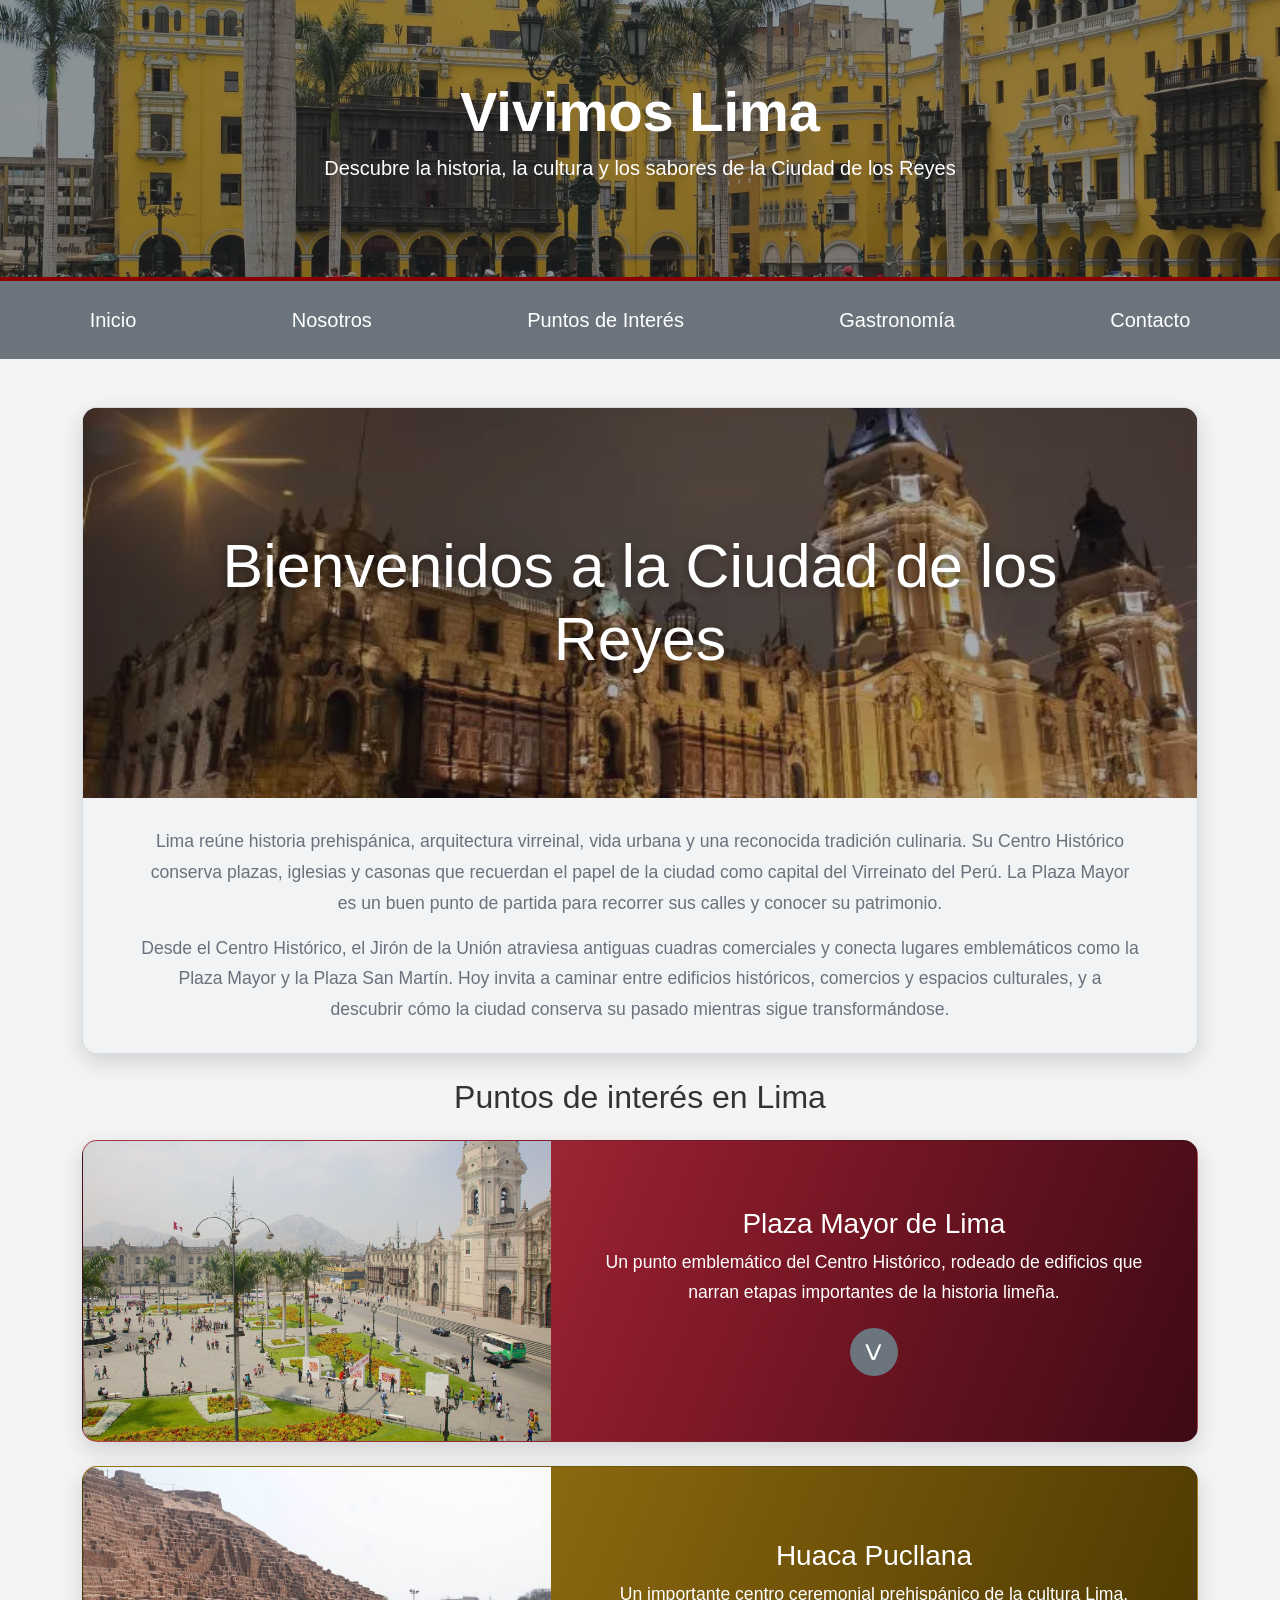
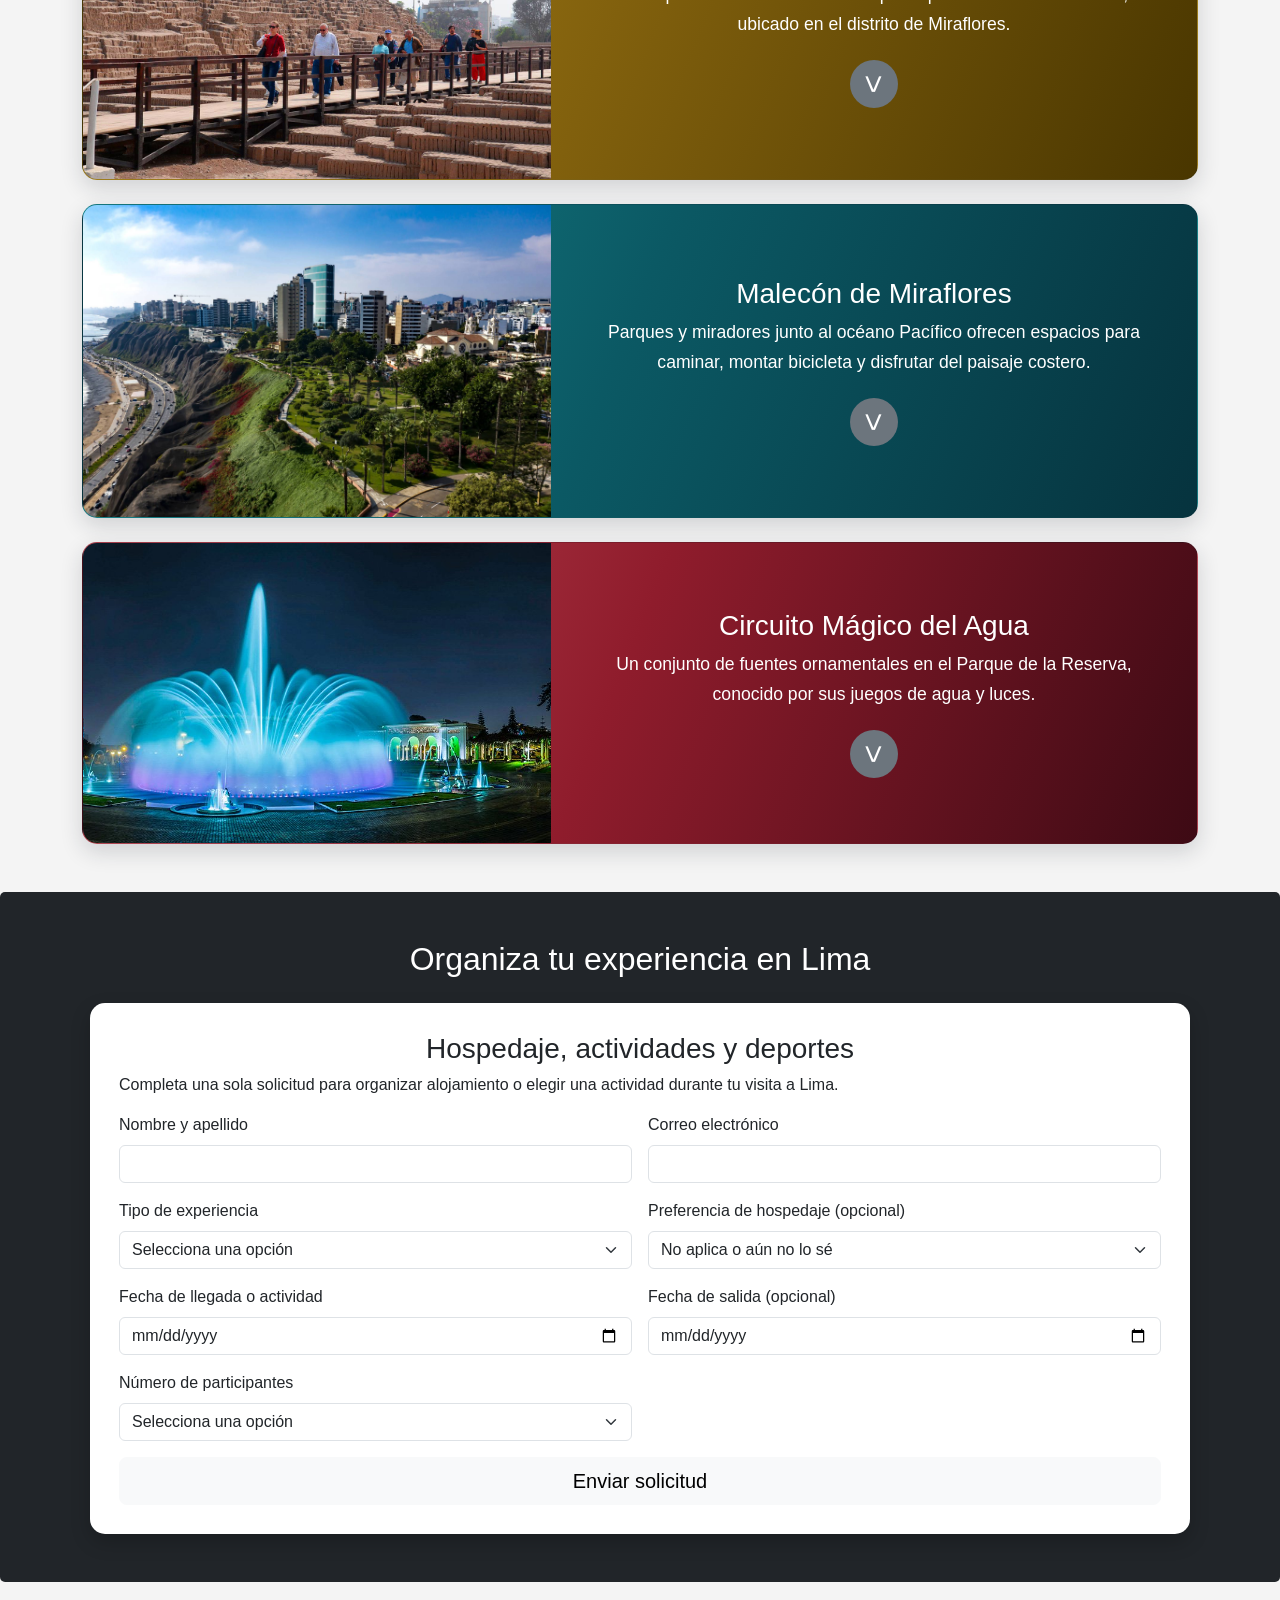
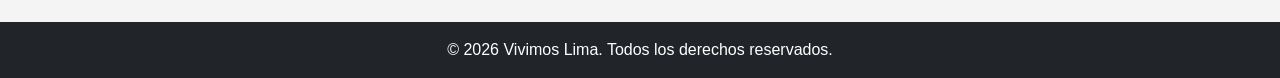
<file: index.html>
<!DOCTYPE html>
<html lang="es">
<head>
    <meta charset="UTF-8">
    <meta name="viewport" content="width=device-width, initial-scale=1.0">
    <title>Vivimos Lima - Inicio</title>

    <link rel="stylesheet" href="css/bootstrap.min.css">

    <link rel="stylesheet" href="css/styles.css">

</head>
<body>

    <header class="bg-dark text-white text-center position-relative overflow-hidden" style="min-height: 250px;">

        <img
            src="img/banner.webp"
            class="img-fluid w-100 position-absolute top-50 start-50 translate-middle opacity-50"
            alt="Banner de turismo en Lima"
            style="min-width: 100%; min-height: 100%; object-fit: cover;"
        >

        <div class="position-relative py-5" style="z-index: 2;">
            <h1 class="display-4 fw-bold">Vivimos Lima</h1>
            <p class="fs-5">Descubre la historia, la cultura y los sabores de la Ciudad de los Reyes</p>
        </div>
    </header>

    <nav class="navbar navbar-expand-lg navbar-dark bg-secondary">
        <div class="container-fluid">
            <button
                class="navbar-toggler"
                type="button"
                data-bs-toggle="collapse"
                data-bs-target="#menuInicio"
                aria-controls="menuInicio"
                aria-expanded="false"
                aria-label="Abrir o cerrar navegación">
                <span class="navbar-toggler-icon"></span>
            </button>
            <div class="collapse navbar-collapse justify-content-center" id="menuInicio">
                <ul class="navbar-nav w-100 justify-content-around">
                    <li class="nav-item"><a class="nav-link active fs-5 py-3 px-4" href="index.html">Inicio</a></li>
                    <li class="nav-item"><a class="nav-link fs-5 py-3 px-4" href="nosotros.html">Nosotros</a></li>
                    <li class="nav-item"><a class="nav-link fs-5 py-3 px-4" href="puntos_interes.html">Puntos de Interés</a></li>
                    <li class="nav-item"><a class="nav-link fs-5 py-3 px-4" href="gastronomia.html">Gastronomía</a></li>
                    <li class="nav-item"><a class="nav-link fs-5 py-3 px-4" href="contacto.html">Contacto</a></li>
                </ul>
            </div>
        </div>
    </nav>

    <main class="container my-5">
        <section class="bienvenida-ciudad mb-4">
            <div class="bienvenida-portada">
                <img src="img/lugares/ciudadreyes.webp" class="bienvenida-imagen" alt="Vista de Lima, Ciudad de los Reyes">
                <h2>Bienvenidos a la Ciudad de los Reyes</h2>
            </div>
            <div class="bienvenida-texto">
                <p>
                    Lima reúne historia prehispánica, arquitectura virreinal, vida urbana y una reconocida tradición
                    culinaria. Su Centro Histórico conserva plazas, iglesias y casonas que recuerdan el papel de la
                    ciudad como capital del Virreinato del Perú. La Plaza Mayor es un buen punto de partida para
                    recorrer sus calles y conocer su patrimonio.
                </p>
                <p>
                    Desde el Centro Histórico, el Jirón de la Unión atraviesa antiguas cuadras comerciales y conecta
                    lugares emblemáticos como la Plaza Mayor y la Plaza San Martín. Hoy invita a caminar entre edificios
                    históricos, comercios y espacios culturales, y a descubrir cómo la ciudad conserva su pasado
                    mientras sigue transformándose.
                </p>
            </div>
        </section>

        <h2 class="mb-4">Puntos de interés en Lima</h2>
        <section class="bloque-horizontal bloque-rojo mb-4">
            <img src="img/lugares/plaza%20mayor.webp" class="bloque-imagen" alt="Plaza Mayor de Lima">
            <div class="bloque-contenido">
                <h3>Plaza Mayor de Lima</h3>
                <p>
                    Un punto emblemático del Centro Histórico, rodeado de edificios que narran etapas importantes de la
                    historia limeña.
                </p>
                <button
                    type="button"
                    class="btn btn-secondary btn-flecha"
                    data-bs-toggle="collapse"
                    data-bs-target="#plazaMayorDetalles"
                    aria-expanded="false"
                    aria-controls="plazaMayorDetalles"
                    aria-label="Desplegar información de la Plaza Mayor">
                    >
                </button>
                <div class="collapse bloque-detalles" id="plazaMayorDetalles">
                    <ul>
                        <li>Está en el corazón del Centro Histórico y es un buen punto de inicio para recorrer el damero fundacional.</li>
                        <li>En sus alrededores encontrarás la Catedral, el Palacio de Gobierno y el Palacio Municipal; revisa el acceso vigente de cada edificio.</li>
                        <li>Continúa a pie por el Jirón de la Unión hasta la Plaza San Martín para conocer más arquitectura histórica.</li>
                        <li>Usa calzado cómodo, lleva agua y considera el sol del mediodía al planificar el recorrido.</li>
                        <li>Respeta las zonas señalizadas y mantén tus pertenencias seguras en lugares concurridos.</li>
                        <li>Reserva tiempo adicional para visitar iglesias, museos y espacios culturales cercanos.</li>
                    </ul>
                </div>
            </div>
        </section>
        <section class="bloque-horizontal bloque-oro mb-4">
            <img src="img/lugares/huaca.jpg" class="bloque-imagen" alt="Huaca Pucllana en Miraflores">
            <div class="bloque-contenido">
                <h3>Huaca Pucllana</h3>
                <p>
                    Un importante centro ceremonial prehispánico de la cultura Lima, ubicado en el distrito de
                    Miraflores.
                </p>
                <button
                    type="button"
                    class="btn btn-secondary btn-flecha"
                    data-bs-toggle="collapse"
                    data-bs-target="#huacaDetalles"
                    aria-expanded="false"
                    aria-controls="huacaDetalles"
                    aria-label="Desplegar información de Huaca Pucllana">
                    >
                </button>
                <div class="collapse bloque-detalles" id="huacaDetalles">
                    <ul>
                        <li>La zona arqueológica fue un importante centro ceremonial y administrativo de la cultura Lima.</li>
                        <li>El recorrido guiado ayuda a comprender sus plazas, rampas y la construcción con adobitos colocados verticalmente.</li>
                        <li>Confirma horarios, tarifas y disponibilidad directamente con el sitio antes de salir.</li>
                        <li>Considera tiempo adicional para visitar el museo de sitio y sus espacios interpretativos.</li>
                        <li>Permanece en los caminos habilitados para proteger las estructuras arqueológicas.</li>
                        <li>La huaca está en Miraflores; consulta opciones de transporte y estacionamiento con anticipación.</li>
                    </ul>
                </div>
            </div>
        </section>
        <section class="bloque-horizontal bloque-turquesa mb-4">
            <img src="img/lugares/malecon.jpeg" class="bloque-imagen" alt="Malecón de Miraflores frente al océano">
            <div class="bloque-contenido">
                <h3>Malecón de Miraflores</h3>
                <p>
                    Parques y miradores junto al océano Pacífico ofrecen espacios para caminar, montar bicicleta y
                    disfrutar del paisaje costero.
                </p>
                <button
                    type="button"
                    class="btn btn-secondary btn-flecha"
                    data-bs-toggle="collapse"
                    data-bs-target="#maleconDetalles"
                    aria-expanded="false"
                    aria-controls="maleconDetalles"
                    aria-label="Desplegar información del Malecón de Miraflores">
                    >
                </button>
                <div class="collapse bloque-detalles" id="maleconDetalles">
                    <ul>
                        <li>Puedes recorrer distintos parques costeros, con paradas conocidas como el Parque del Amor y el Faro de la Marina.</li>
                        <li>Las rutas peatonales y ciclovías conectan varios miradores; mantente en los espacios señalizados.</li>
                        <li>En días despejados, los acantilados ofrecen vistas amplias del océano Pacífico.</li>
                        <li>Lleva una prenda ligera: la brisa marina y la garúa pueden sentirse incluso en días templados.</li>
                        <li>Las actividades de parapente dependen del clima y deben coordinarse con operadores autorizados.</li>
                        <li>Evita acercarte al borde de los acantilados y sigue las indicaciones de seguridad del parque.</li>
                    </ul>
                </div>
            </div>
        </section>
        <section class="bloque-horizontal bloque-rojo mb-4">
            <img src="img/lugares/circuitodeagua.jpg" class="bloque-imagen" alt="Fuentes del Circuito Mágico del Agua">
            <div class="bloque-contenido">
                <h3>Circuito Mágico del Agua</h3>
                <p>
                    Un conjunto de fuentes ornamentales en el Parque de la Reserva, conocido por sus juegos de agua y
                    luces.
                </p>
                <button
                    type="button"
                    class="btn btn-secondary btn-flecha"
                    data-bs-toggle="collapse"
                    data-bs-target="#circuitoDetalles"
                    aria-expanded="false"
                    aria-controls="circuitoDetalles"
                    aria-label="Desplegar información del Circuito Mágico del Agua">
                    >
                </button>
                <div class="collapse bloque-detalles" id="circuitoDetalles">
                    <ul>
                        <li>El parque reúne fuentes ornamentales y un espectáculo nocturno de luces, agua y música.</li>
                        <li>Confirma los horarios, tarifas y días de funcionamiento en los canales oficiales antes de tu visita.</li>
                        <li>Llega con tiempo para recorrer las fuentes y ubicar el acceso al espectáculo principal.</li>
                        <li>Usa calzado cómodo y protege tus dispositivos si planeas acercarte a las fuentes interactivas.</li>
                        <li>Sigue las instrucciones del personal y respeta las áreas restringidas.</li>
                        <li>Planifica tu transporte de regreso, especialmente si visitas el parque por la noche.</li>
                    </ul>
                </div>
            </div>
        </section>
    </main>
    <section id="servicios-formularios" class="servicios-formularios bg-dark text-white py-5">
        <div class="container">
            <h2 class="mb-4">Organiza tu experiencia en Lima</h2>
            <section class="formulario-bloque formulario-unificado">
                <h3>Hospedaje, actividades y deportes</h3>
                <p>Completa una sola solicitud para organizar alojamiento o elegir una actividad durante tu visita a Lima.</p>
                <form action="#" method="post" class="row g-3">
                    <div class="col-md-6">
                        <label for="solicitudNombre" class="form-label">Nombre y apellido</label>
                        <input type="text" class="form-control" id="solicitudNombre" name="solicitudNombre" required>
                    </div>
                    <div class="col-md-6">
                        <label for="solicitudCorreo" class="form-label">Correo electrónico</label>
                        <input type="email" class="form-control" id="solicitudCorreo" name="solicitudCorreo" required>
                    </div>
                    <div class="col-md-6">
                        <label for="tipoExperiencia" class="form-label">Tipo de experiencia</label>
                        <select class="form-select" id="tipoExperiencia" name="tipoExperiencia" required>
                            <option value="">Selecciona una opción</option>
                            <option value="hospedaje">Hospedaje</option>
                            <option value="barranco">Diversión y cultura en Barranco</option>
                            <option value="ciclismo">Ciclismo por el malecón</option>
                            <option value="parapente">Parapente y aventura</option>
                        </select>
                    </div>
                    <div class="col-md-6">
                        <label for="preferenciaHospedaje" class="form-label">Preferencia de hospedaje (opcional)</label>
                        <select class="form-select" id="preferenciaHospedaje" name="preferenciaHospedaje">
                            <option value="">No aplica o aún no lo sé</option>
                            <option value="hotel">Hotel</option>
                            <option value="hostal">Hostal</option>
                            <option value="familiar">Alojamiento familiar</option>
                        </select>
                    </div>
                    <div class="col-md-6">
                        <label for="fechaInicioExperiencia" class="form-label">Fecha de llegada o actividad</label>
                        <input type="date" class="form-control" id="fechaInicioExperiencia" name="fechaInicioExperiencia" required>
                    </div>
                    <div class="col-md-6">
                        <label for="fechaFinExperiencia" class="form-label">Fecha de salida (opcional)</label>
                        <input type="date" class="form-control" id="fechaFinExperiencia" name="fechaFinExperiencia">
                    </div>
                    <div class="col-md-6">
                        <label for="participantesExperiencia" class="form-label">Número de participantes</label>
                        <select class="form-select" id="participantesExperiencia" name="participantesExperiencia" required>
                            <option value="">Selecciona una opción</option>
                            <option value="1">1 persona</option>
                            <option value="2-4">2 a 4 personas</option>
                            <option value="5+">5 o más personas</option>
                        </select>
                    </div>
                    <div class="col-12">
                        <button type="submit" class="btn btn-light btn-lg w-100">Enviar solicitud</button>
                    </div>
                </form>
            </section>
        </div>
    </section>

    <footer class="bg-dark text-white text-center py-3">
            <p class="mb-0">© 2026 Vivimos Lima. Todos los derechos reservados.</p>
    </footer>

    <script src="js/bootstrap.bundle.min.js"></script>
</body>
</html>
</file>
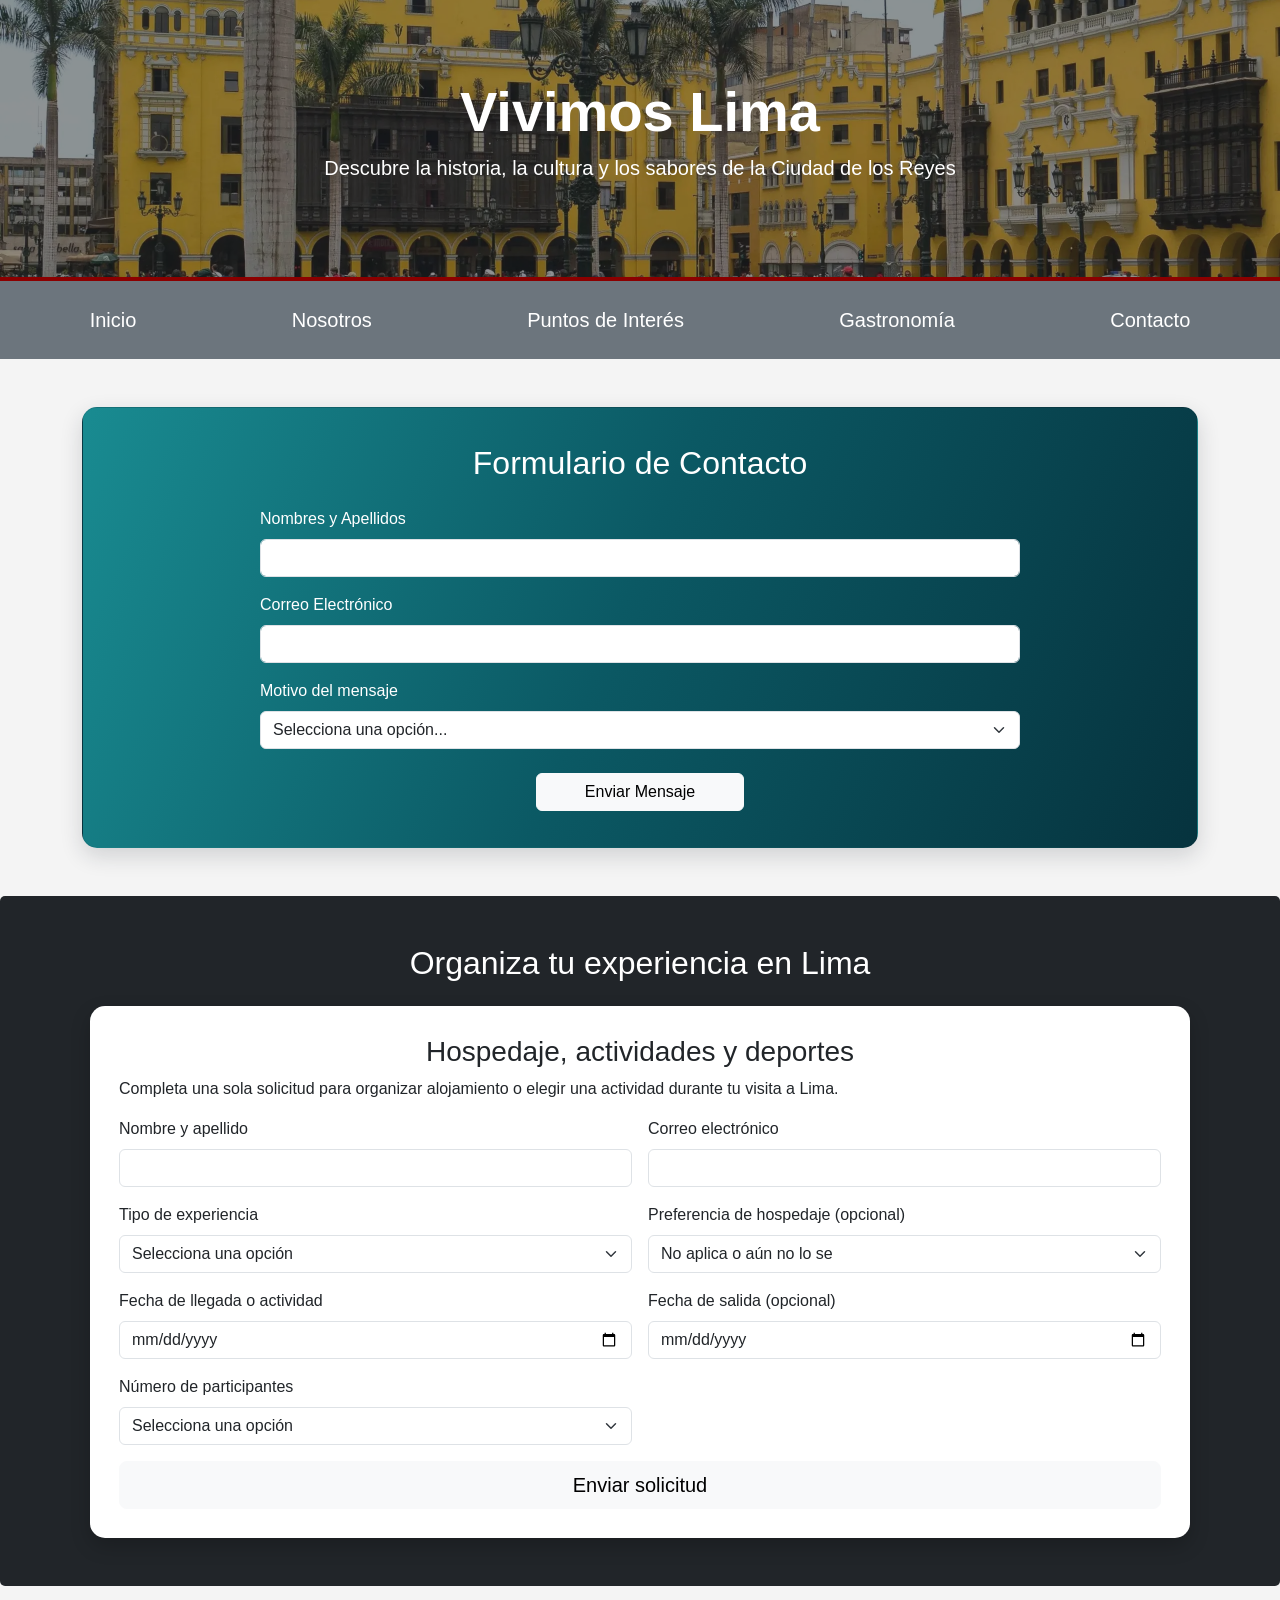
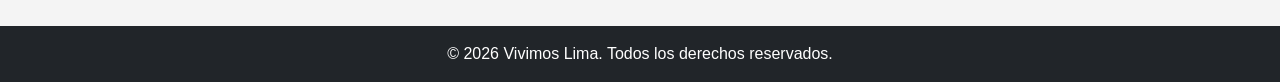
<file: contacto.html>
<!DOCTYPE html>
<html lang="es">
<head>
    <meta charset="UTF-8">
    <meta name="viewport" content="width=device-width, initial-scale=1.0">
    <title>Vivimos Lima - Contacto</title>

    <link rel="stylesheet" href="css/bootstrap.min.css">

    <link rel="stylesheet" href="css/styles.css">
</head>
<body>

    <header class="bg-dark text-white text-center position-relative overflow-hidden" style="min-height: 250px;">

        <img
            src="img/banner.webp"
            class="img-fluid w-100 position-absolute top-50 start-50 translate-middle opacity-50"
            alt="Banner de turismo en Lima"
            style="min-width: 100%; min-height: 100%; object-fit: cover;"
        >

        <div class="position-relative py-5" style="z-index: 2;">
            <h1 class="display-4 fw-bold">Vivimos Lima</h1>
            <p class="fs-5">Descubre la historia, la cultura y los sabores de la Ciudad de los Reyes</p>
        </div>
    </header>

    <nav class="navbar navbar-expand-lg navbar-dark bg-secondary">
        <div class="container-fluid">
            <button
                class="navbar-toggler"
                type="button"
                data-bs-toggle="collapse"
                data-bs-target="#menuContacto"
                aria-controls="menuContacto"
                aria-expanded="false"
                aria-label="Abrir o cerrar navegación">
                <span class="navbar-toggler-icon"></span>
            </button>
            <div class="collapse navbar-collapse justify-content-center" id="menuContacto">
                <ul class="navbar-nav w-100 justify-content-around">
                    <li class="nav-item"><a class="nav-link fs-5 py-3 px-4" href="index.html">Inicio</a></li>
                    <li class="nav-item"><a class="nav-link fs-5 py-3 px-4" href="nosotros.html">Nosotros</a></li>
                    <li class="nav-item"><a class="nav-link fs-5 py-3 px-4" href="puntos_interes.html">Puntos de Interés</a></li>
                    <li class="nav-item"><a class="nav-link fs-5 py-3 px-4" href="gastronomia.html">Gastronomía</a></li>
                    <li class="nav-item"><a class="nav-link active fs-5 py-3 px-4" href="contacto.html">Contacto</a></li>
                </ul>
            </div>
        </div>
    </nav>

    <main class="container my-5">
        <section class="bloque-horizontal bloque-turquesa bloque-solo-texto contacto-bloque">
            <h2 class="mb-4">Formulario de Contacto</h2>
            <form action="#" method="POST">
                <div class="mb-3">
                    <label for="nombre" class="form-label">Nombres y Apellidos</label>
                    <input type="text" class="form-control" id="nombre" name="nombre" required>
                </div>
                <div class="mb-3">
                    <label for="correo" class="form-label">Correo Electrónico</label>
                    <input type="email" class="form-control" id="correo" name="correo" required>
                </div>
                <div class="mb-3">
                    <label for="motivo" class="form-label">Motivo del mensaje</label>
                    <select class="form-select" id="motivo" name="motivo" required>
                        <option value="">Selecciona una opción...</option>
                        <option value="guiado">Servicios de Guiado Turístico</option>
                        <option value="hospedaje">Información de Hospedaje</option>
                        <option value="gastronomia">Recomendaciones Gastronómicas</option>
                    </select>
                </div>
                <div class="text-center mt-4">
                    <button type="submit" class="btn btn-light px-5">Enviar Mensaje</button>
                </div>
            </form>
        </section>
    </main>
    <section id="servicios-formularios" class="servicios-formularios bg-dark text-white py-5">
        <div class="container">
            <h2 class="mb-4">Organiza tu experiencia en Lima</h2>
            <section class="formulario-bloque formulario-unificado">
                <h3>Hospedaje, actividades y deportes</h3>
                <p>Completa una sola solicitud para organizar alojamiento o elegir una actividad durante tu visita a Lima.</p>
                <form action="#" method="post" class="row g-3">
                    <div class="col-md-6">
                        <label for="solicitudNombre" class="form-label">Nombre y apellido</label>
                        <input type="text" class="form-control" id="solicitudNombre" name="solicitudNombre" required>
                    </div>
                    <div class="col-md-6">
                        <label for="solicitudCorreo" class="form-label">Correo electrónico</label>
                        <input type="email" class="form-control" id="solicitudCorreo" name="solicitudCorreo" required>
                    </div>
                    <div class="col-md-6">
                        <label for="tipoExperiencia" class="form-label">Tipo de experiencia</label>
                        <select class="form-select" id="tipoExperiencia" name="tipoExperiencia" required>
                            <option value="">Selecciona una opción</option>
                            <option value="hospedaje">Hospedaje</option>
                            <option value="barranco">Diversión y cultura en Barranco</option>
                            <option value="ciclismo">Ciclismo por el malecón</option>
                            <option value="parapente">Parapente y aventura</option>
                        </select>
                    </div>
                    <div class="col-md-6">
                        <label for="preferenciaHospedaje" class="form-label">Preferencia de hospedaje (opcional)</label>
                        <select class="form-select" id="preferenciaHospedaje" name="preferenciaHospedaje">
                            <option value="">No aplica o aún no lo se</option>
                            <option value="hotel">Hotel</option>
                            <option value="hostal">Hostal</option>
                            <option value="familiar">Alojamiento familiar</option>
                        </select>
                    </div>
                    <div class="col-md-6">
                        <label for="fechaInicioExperiencia" class="form-label">Fecha de llegada o actividad</label>
                        <input type="date" class="form-control" id="fechaInicioExperiencia" name="fechaInicioExperiencia" required>
                    </div>
                    <div class="col-md-6">
                        <label for="fechaFinExperiencia" class="form-label">Fecha de salida (opcional)</label>
                        <input type="date" class="form-control" id="fechaFinExperiencia" name="fechaFinExperiencia">
                    </div>
                    <div class="col-md-6">
                        <label for="participantesExperiencia" class="form-label">Número de participantes</label>
                        <select class="form-select" id="participantesExperiencia" name="participantesExperiencia" required>
                            <option value="">Selecciona una opción</option>
                            <option value="1">1 persona</option>
                            <option value="2-4">2 a 4 personas</option>
                            <option value="5+">5 o más personas</option>
                        </select>
                    </div>
                    <div class="col-12">
                        <button type="submit" class="btn btn-light btn-lg w-100">Enviar solicitud</button>
                    </div>
                </form>
            </section>
        </div>
    </section>

    <footer class="bg-dark text-white text-center py-3">
            <p class="mb-0">© 2026 Vivimos Lima. Todos los derechos reservados.</p>
    </footer>
    <script src="js/bootstrap.bundle.min.js"></script>
</body>
</html>
</file>
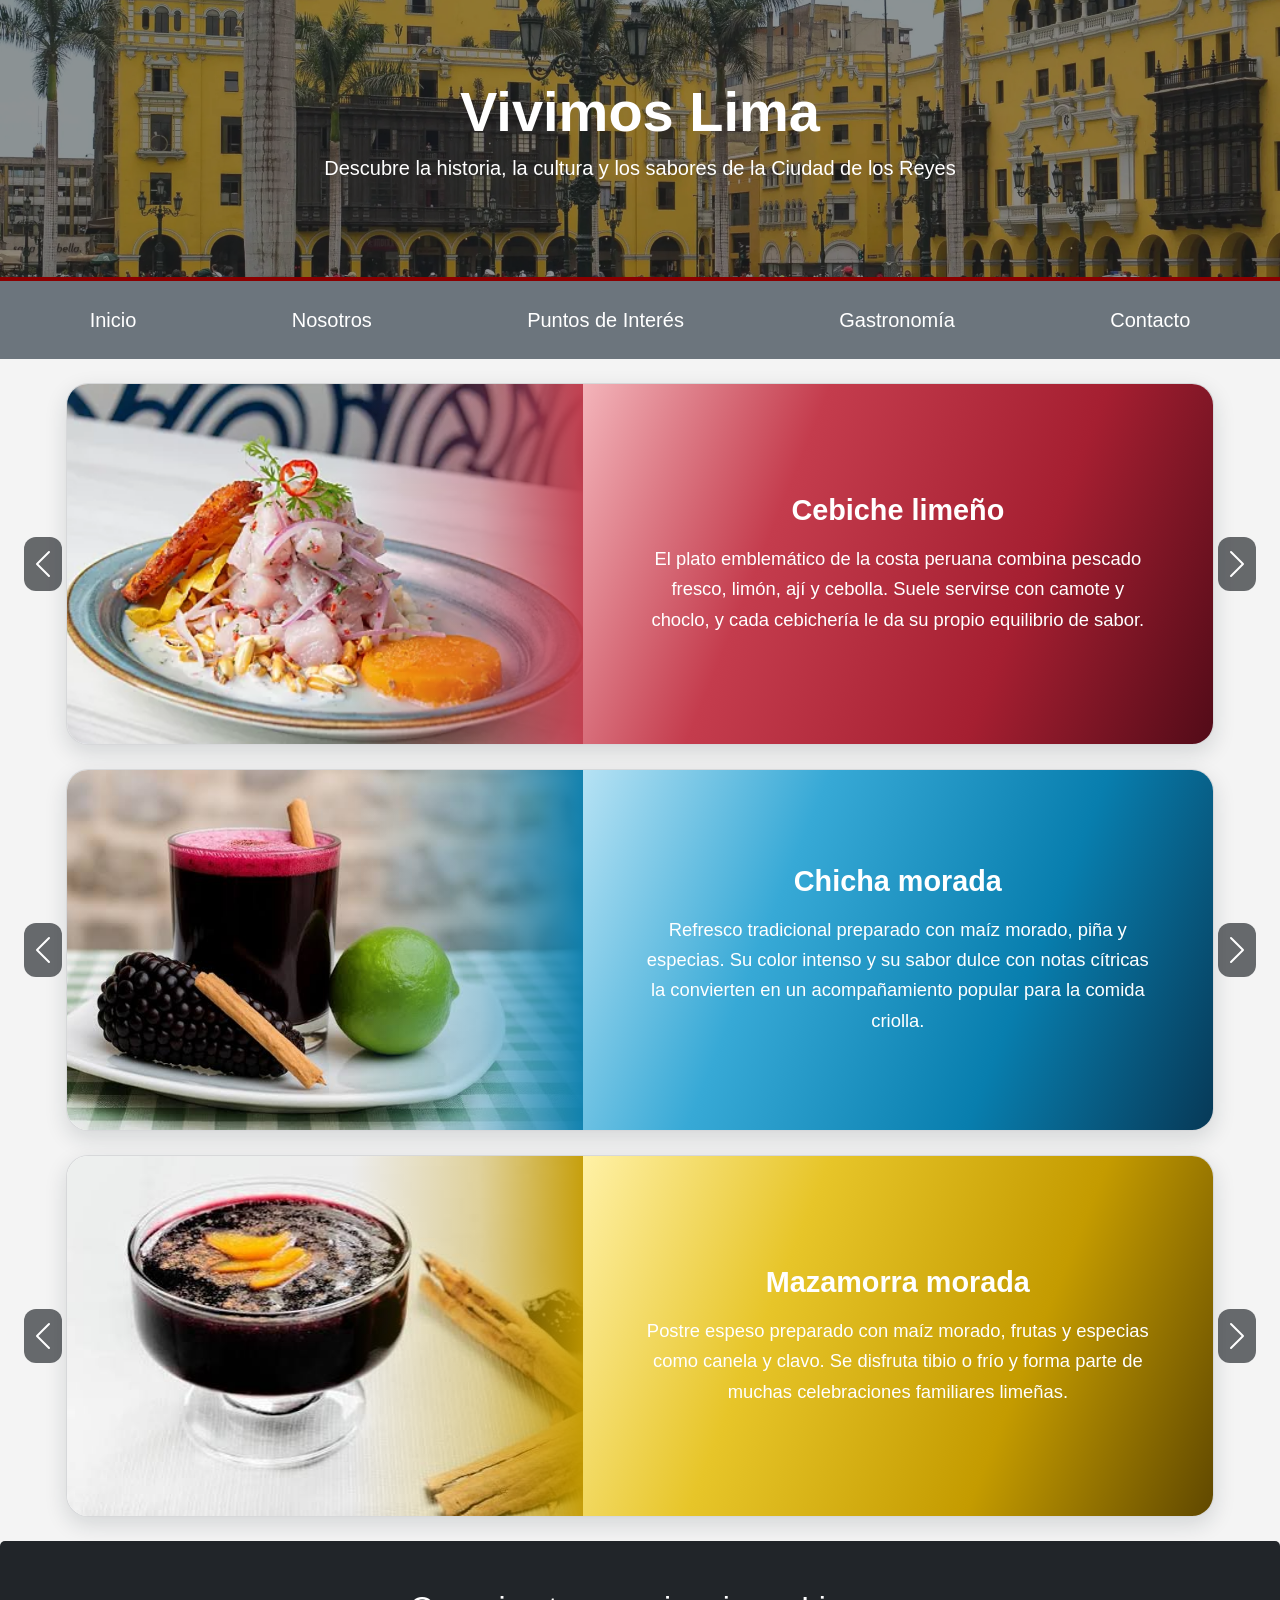
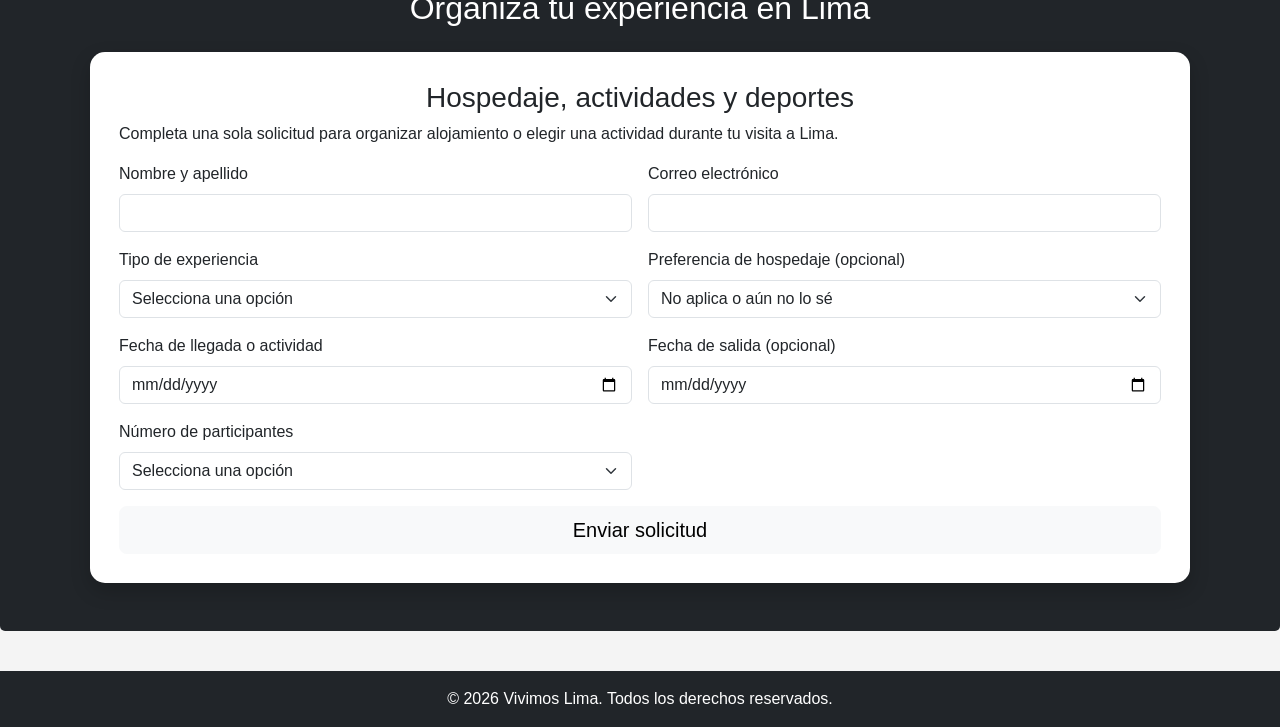
<file: gastronomia.html>
<!DOCTYPE html>
<html lang="es">
<head>
    <meta charset="UTF-8">
    <meta name="viewport" content="width=device-width, initial-scale=1.0">
    <title>Vivimos Lima - Gastronomía</title>
    <link rel="stylesheet" href="css/bootstrap.min.css">
    <link rel="stylesheet" href="css/styles.css">
</head>
<body>
    <header class="bg-dark text-white text-center position-relative overflow-hidden" style="min-height: 250px;">

        <img
            src="img/banner.webp"
            class="img-fluid w-100 position-absolute top-50 start-50 translate-middle opacity-50"
            alt="Banner de turismo en Lima"
            style="min-width: 100%; min-height: 100%; object-fit: cover;"
        >

        <div class="position-relative py-5" style="z-index: 2;">
            <h1 class="display-4 fw-bold">Vivimos Lima</h1>
            <p class="fs-5">Descubre la historia, la cultura y los sabores de la Ciudad de los Reyes</p>
        </div>
    </header>

    <nav class="navbar navbar-expand-lg navbar-dark bg-secondary">
        <div class="container-fluid">
            <button
                class="navbar-toggler"
                type="button"
                data-bs-toggle="collapse"
                data-bs-target="#menuGastronomia"
                aria-controls="menuGastronomia"
                aria-expanded="false"
                aria-label="Abrir o cerrar navegación">
                <span class="navbar-toggler-icon"></span>
            </button>
            <div class="collapse navbar-collapse justify-content-center" id="menuGastronomia">
                <ul class="navbar-nav w-100 justify-content-around">
                    <li class="nav-item"><a class="nav-link fs-5 py-3 px-4" href="index.html">Inicio</a></li>
                    <li class="nav-item"><a class="nav-link fs-5 py-3 px-4" href="nosotros.html">Nosotros</a></li>
                    <li class="nav-item"><a class="nav-link fs-5 py-3 px-4" href="puntos_interes.html">Puntos de Interés</a></li>
                    <li class="nav-item"><a class="nav-link active fs-5 py-3 px-4" href="gastronomia.html">Gastronomía</a></li>
                    <li class="nav-item"><a class="nav-link fs-5 py-3 px-4" href="contacto.html">Contacto</a></li>
                </ul>
            </div>
        </div>
    </nav>

    <main class="container-fluid px-4 py-4">
        <section class="galeria-gastronomica" aria-label="Carruseles de sabores limeños">
            <div class="row g-4 justify-content-center">
                <div class="col-12">
                    <div class="galeria-carousel galeria-carousel-comida">
                        <div id="carouselComidas" class="carousel slide" data-bs-ride="carousel" data-bs-interval="4000" aria-label="Carrusel de comidas peruanas">
                            <div class="carousel-inner">
                                <div class="carousel-item active">
                                    <div class="row g-0 galeria-slide">
                                        <div class="galeria-foto">
                                            <img src="img/comida/Ceviche.webp" class="d-block w-100" alt="Cebiche peruano">
                                        </div>
                                        <div class="galeria-info">
                                            <h3>Cebiche limeño</h3>
                                            <p>
                                                El plato emblemático de la costa peruana combina pescado fresco, limón, ají y cebolla. Suele
                                                servirse con camote y choclo, y cada cebichería le da su propio equilibrio de sabor.
                                            </p>
                                        </div>
                                    </div>
                                </div>
                                <div class="carousel-item">
                                    <div class="row g-0 galeria-slide">
                                        <div class="galeria-foto">
                                            <img src="img/comida/lomosalt.jpeg" class="d-block w-100" alt="Lomo saltado peruano">
                                        </div>
                                        <div class="galeria-info">
                                            <h3>Lomo saltado</h3>
                                            <p>
                                                Trozos de carne se saltean a fuego alto con cebolla, tomate y sillao. Se sirve con papas fritas y
                                                arroz, en una mezcla de sabores criollos y de influencia china.
                                            </p>
                                        </div>
                                    </div>
                                </div>
                                <div class="carousel-item">
                                    <div class="row g-0 galeria-slide">
                                        <div class="galeria-foto">
                                            <img src="img/comida/anticucho.jpg" class="d-block w-100" alt="Anticuchos a la parrilla">
                                        </div>
                                        <div class="galeria-info">
                                            <h3>Anticuchos</h3>
                                            <p>
                                                Brochetas sazonadas con ají panca y asadas a la parrilla. En Lima suelen acompañarse con papa,
                                                choclo y salsas, y son protagonistas de puestos callejeros y peñas criollas.
                                            </p>
                                        </div>
                                    </div>
                                </div>
                                <div class="carousel-item">
                                    <div class="row g-0 galeria-slide">
                                        <div class="galeria-foto">
                                            <img src="img/comida/arrpollo.jpg" class="d-block w-100" alt="Arroz con pollo peruano">
                                        </div>
                                        <div class="galeria-info">
                                            <h3>Arroz con pollo</h3>
                                            <p>
                                                El arroz toma su color y aroma del culantro, y se cocina junto con piezas de pollo y verduras. Es un
                                                plato casero muy querido que suele servirse con salsa criolla.
                                            </p>
                                        </div>
                                    </div>
                                </div>
                                <div class="carousel-item">
                                    <div class="row g-0 galeria-slide">
                                        <div class="galeria-foto">
                                            <img src="img/comida/huancaina.png" class="d-block w-100" alt="Papa a la huancaína">
                                        </div>
                                        <div class="galeria-info">
                                            <h3>Papa a la huancaína</h3>
                                            <p>
                                                Papas cocidas cubiertas con una salsa cremosa de queso, leche y ají amarillo. Se sirve fría como
                                                entrada y destaca por su sabor suave con un toque de picante.
                                            </p>
                                        </div>
                                    </div>
                                </div>
                            </div>
                            <button class="carousel-control-prev"
                                    type="button"
                                    data-bs-target="#carouselComidas"
                                    data-bs-slide="prev">
                                <span class="carousel-control-prev-icon" aria-hidden="true"></span>
                                <span class="visually-hidden">Anterior</span>
                            </button>
                            <button class="carousel-control-next"
                                    type="button"
                                    data-bs-target="#carouselComidas"
                                    data-bs-slide="next">
                                <span class="carousel-control-next-icon" aria-hidden="true"></span>
                                <span class="visually-hidden">Siguiente</span>
                            </button>
                        </div>
                    </div>
                </div>

                <div class="col-12">
                    <div class="galeria-carousel galeria-carousel-bebidas">
                        <div id="carouselBebidas" class="carousel slide" data-bs-ride="carousel" data-bs-interval="4500" aria-label="Carrusel de bebidas peruanas">
                            <div class="carousel-inner">
                                <div class="carousel-item active">
                                    <div class="row g-0 galeria-slide">
                                        <div class="galeria-foto">
                                            <img src="img/bebidas/chichamorada.jpg" class="d-block w-100" alt="Chicha morada">
                                        </div>
                                        <div class="galeria-info">
                                            <h3>Chicha morada</h3>
                                            <p>
                                                Refresco tradicional preparado con maíz morado, piña y especias. Su color intenso y su sabor dulce
                                                con notas cítricas la convierten en un acompañamiento popular para la comida criolla.
                                            </p>
                                        </div>
                                    </div>
                                </div>
                                <div class="carousel-item">
                                    <div class="row g-0 galeria-slide">
                                        <div class="galeria-foto">
                                            <img src="img/bebidas/maracuyarefresco.jpg" class="d-block w-100" alt="Refresco de maracuyá">
                                        </div>
                                        <div class="galeria-info">
                                            <h3>Refresco de maracuyá</h3>
                                            <p>
                                                Una bebida fría, aromática y ligeramente ácida hecha con pulpa de maracuyá. Se disfruta en
                                                restaurantes y hogares, especialmente junto a platos abundantes.
                                            </p>
                                        </div>
                                    </div>
                                </div>
                                <div class="carousel-item">
                                    <div class="row g-0 galeria-slide">
                                        <div class="galeria-foto">
                                            <img src="img/bebidas/piscosour.jpg" class="d-block w-100" alt="Pisco sour">
                                        </div>
                                        <div class="galeria-info">
                                            <h3>Pisco sour</h3>
                                            <p>
                                                Cóctel peruano preparado con pisco, limón, jarabe y clara de huevo. Tiene una espuma característica
                                                y se ofrece únicamente a personas adultas.
                                            </p>
                                        </div>
                                    </div>
                                </div>
                            </div>
                            <button class="carousel-control-prev"
                                    type="button"
                                    data-bs-target="#carouselBebidas"
                                    data-bs-slide="prev">
                                <span class="carousel-control-prev-icon" aria-hidden="true"></span>
                                <span class="visually-hidden">Anterior</span>
                            </button>
                            <button class="carousel-control-next"
                                    type="button"
                                    data-bs-target="#carouselBebidas"
                                    data-bs-slide="next">
                                <span class="carousel-control-next-icon" aria-hidden="true"></span>
                                <span class="visually-hidden">Siguiente</span>
                            </button>
                        </div>
                    </div>
                </div>

                <div class="col-12">
                    <div class="galeria-carousel galeria-carousel-postres">
                        <div id="carouselPostres" class="carousel slide" data-bs-ride="carousel" data-bs-interval="5000" aria-label="Carrusel de postres limeños">
                            <div class="carousel-inner">
                                <div class="carousel-item active">
                                    <div class="row g-0 galeria-slide">
                                        <div class="galeria-foto">
                                            <img src="img/postres/mazamorramorada.jpg" class="d-block w-100" alt="Mazamorra morada">
                                        </div>
                                        <div class="galeria-info">
                                            <h3>Mazamorra morada</h3>
                                            <p>
                                                Postre espeso preparado con maíz morado, frutas y especias como canela y clavo. Se disfruta tibio o
                                                frío y forma parte de muchas celebraciones familiares limeñas.
                                            </p>
                                        </div>
                                    </div>
                                </div>
                                <div class="carousel-item">
                                    <div class="row g-0 galeria-slide">
                                        <div class="galeria-foto">
                                            <img src="img/postres/picarones.webp" class="d-block w-100" alt="Picarones con miel">
                                        </div>
                                        <div class="galeria-info">
                                            <h3>Picarones</h3>
                                            <p>
                                                Rosquillas fritas elaboradas con zapallo y camote, crujientes por fuera y suaves por dentro. Se
                                                sirven calientes con miel de chancaca.
                                            </p>
                                        </div>
                                    </div>
                                </div>
                                <div class="carousel-item">
                                    <div class="row g-0 galeria-slide">
                                        <div class="galeria-foto">
                                            <img src="img/postres/arrozconleche.avif" class="d-block w-100" alt="Arroz con leche">
                                        </div>
                                        <div class="galeria-info">
                                            <h3>Arroz con leche</h3>
                                            <p>
                                                Postre cremoso de arroz cocido lentamente con leche, azúcar y canela. En Lima se acompaña a menudo
                                                con mazamorra morada en el tradicional combinado.
                                            </p>
                                        </div>
                                    </div>
                                </div>
                            </div>
                            <button class="carousel-control-prev"
                                    type="button"
                                    data-bs-target="#carouselPostres"
                                    data-bs-slide="prev">
                                <span class="carousel-control-prev-icon" aria-hidden="true"></span>
                                <span class="visually-hidden">Anterior</span>
                            </button>
                            <button class="carousel-control-next"
                                    type="button"
                                    data-bs-target="#carouselPostres"
                                    data-bs-slide="next">
                                <span class="carousel-control-next-icon" aria-hidden="true"></span>
                                <span class="visually-hidden">Siguiente</span>
                            </button>
                        </div>
                    </div>
                </div>
            </div>
        </section>
    </main>
    <section id="servicios-formularios" class="servicios-formularios bg-dark text-white py-5">
        <div class="container">
            <h2 class="mb-4">Organiza tu experiencia en Lima</h2>
            <section class="formulario-bloque formulario-unificado">
                <h3>Hospedaje, actividades y deportes</h3>
                <p>Completa una sola solicitud para organizar alojamiento o elegir una actividad durante tu visita a Lima.</p>
                <form action="#" method="post" class="row g-3">
                    <div class="col-md-6">
                        <label for="solicitudNombre" class="form-label">Nombre y apellido</label>
                        <input type="text" class="form-control" id="solicitudNombre" name="solicitudNombre" required>
                    </div>
                    <div class="col-md-6">
                        <label for="solicitudCorreo" class="form-label">Correo electrónico</label>
                        <input type="email" class="form-control" id="solicitudCorreo" name="solicitudCorreo" required>
                    </div>
                    <div class="col-md-6">
                        <label for="tipoExperiencia" class="form-label">Tipo de experiencia</label>
                        <select class="form-select" id="tipoExperiencia" name="tipoExperiencia" required>
                            <option value="">Selecciona una opción</option>
                            <option value="hospedaje">Hospedaje</option>
                            <option value="barranco">Diversión y cultura en Barranco</option>
                            <option value="ciclismo">Ciclismo por el malecón</option>
                            <option value="parapente">Parapente y aventura</option>
                        </select>
                    </div>
                    <div class="col-md-6">
                        <label for="preferenciaHospedaje" class="form-label">Preferencia de hospedaje (opcional)</label>
                        <select class="form-select" id="preferenciaHospedaje" name="preferenciaHospedaje">
                            <option value="">No aplica o aún no lo sé</option>
                            <option value="hotel">Hotel</option>
                            <option value="hostal">Hostal</option>
                            <option value="familiar">Alojamiento familiar</option>
                        </select>
                    </div>
                    <div class="col-md-6">
                        <label for="fechaInicioExperiencia" class="form-label">Fecha de llegada o actividad</label>
                        <input type="date" class="form-control" id="fechaInicioExperiencia" name="fechaInicioExperiencia" required>
                    </div>
                    <div class="col-md-6">
                        <label for="fechaFinExperiencia" class="form-label">Fecha de salida (opcional)</label>
                        <input type="date" class="form-control" id="fechaFinExperiencia" name="fechaFinExperiencia">
                    </div>
                    <div class="col-md-6">
                        <label for="participantesExperiencia" class="form-label">Número de participantes</label>
                        <select class="form-select" id="participantesExperiencia" name="participantesExperiencia" required>
                            <option value="">Selecciona una opción</option>
                            <option value="1">1 persona</option>
                            <option value="2-4">2 a 4 personas</option>
                            <option value="5+">5 o más personas</option>
                        </select>
                    </div>
                    <div class="col-12">
                        <button type="submit" class="btn btn-light btn-lg w-100">Enviar solicitud</button>
                    </div>
                </form>
            </section>
        </div>
    </section>

    <footer class="bg-dark text-white text-center py-3">
            <p class="mb-0">© 2026 Vivimos Lima. Todos los derechos reservados.</p>
    </footer>
    <script src="js/bootstrap.bundle.min.js"></script>
</body>
</html>
</file>
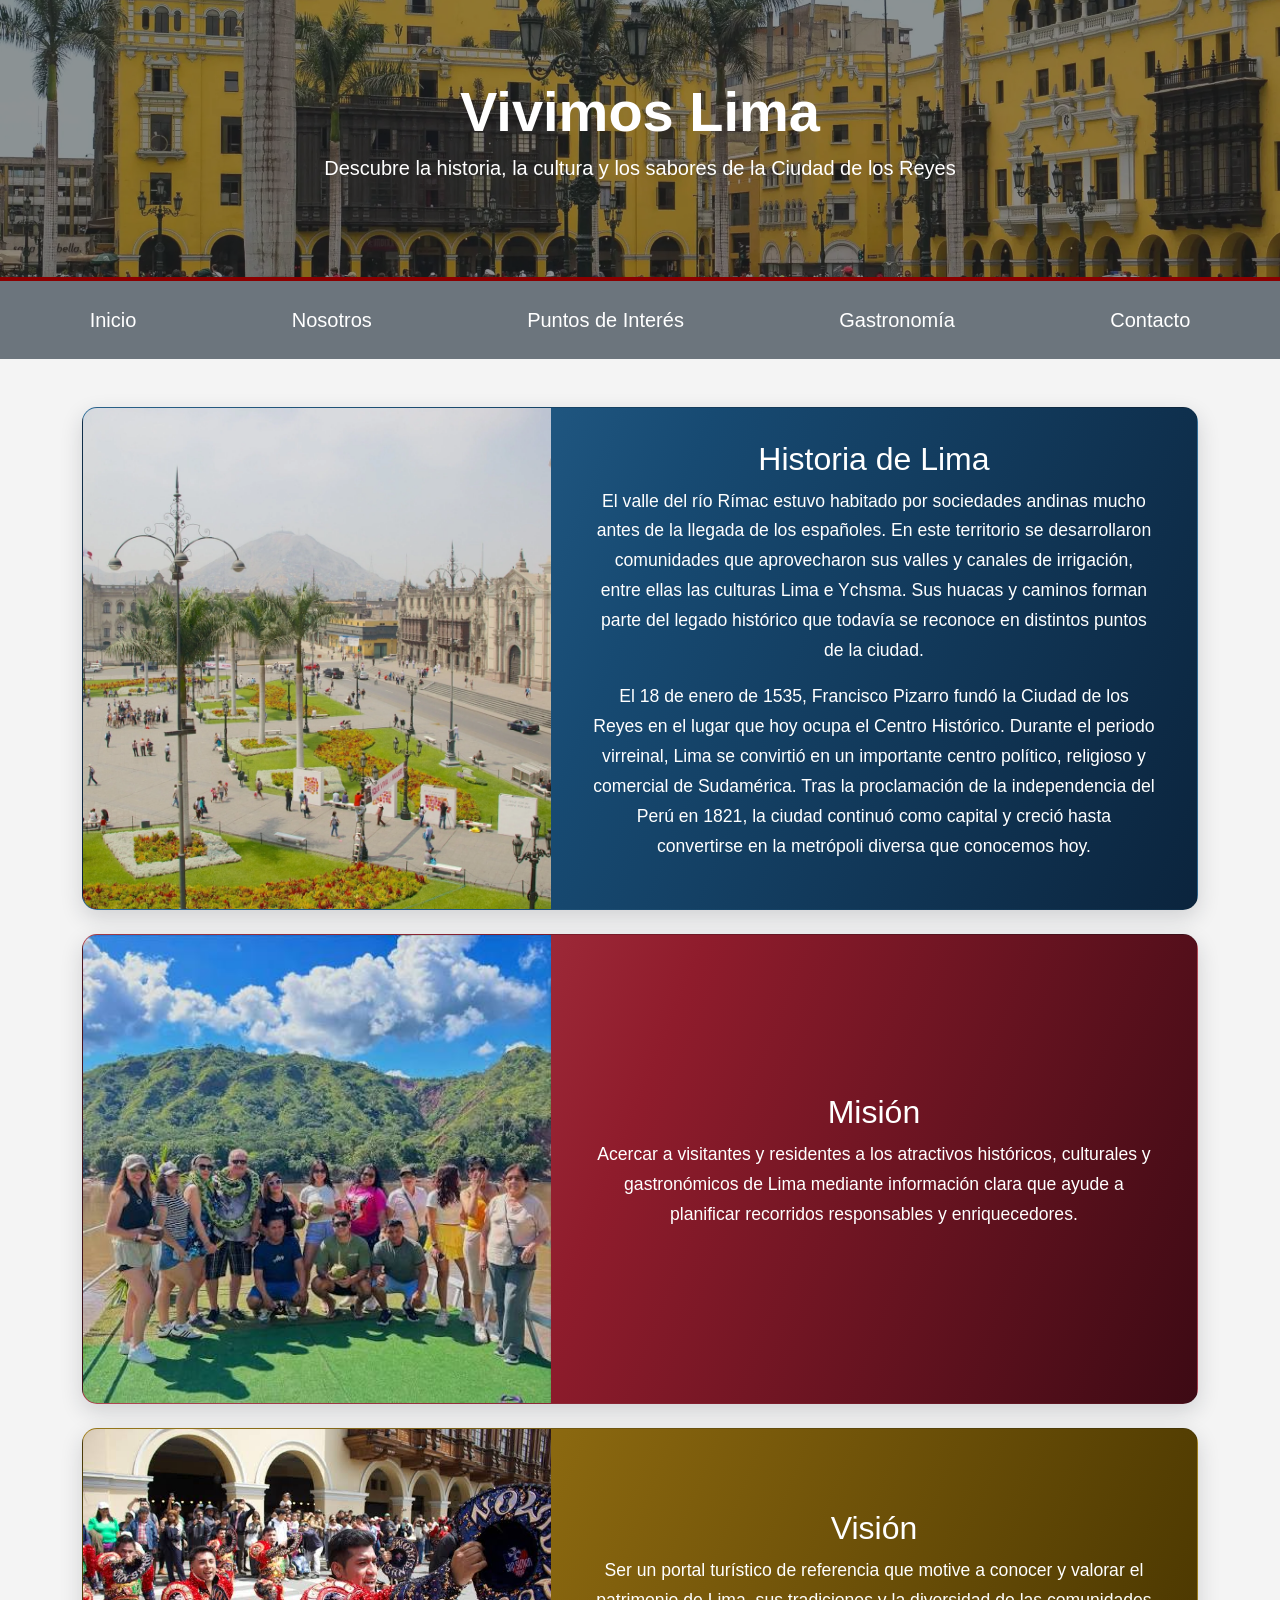
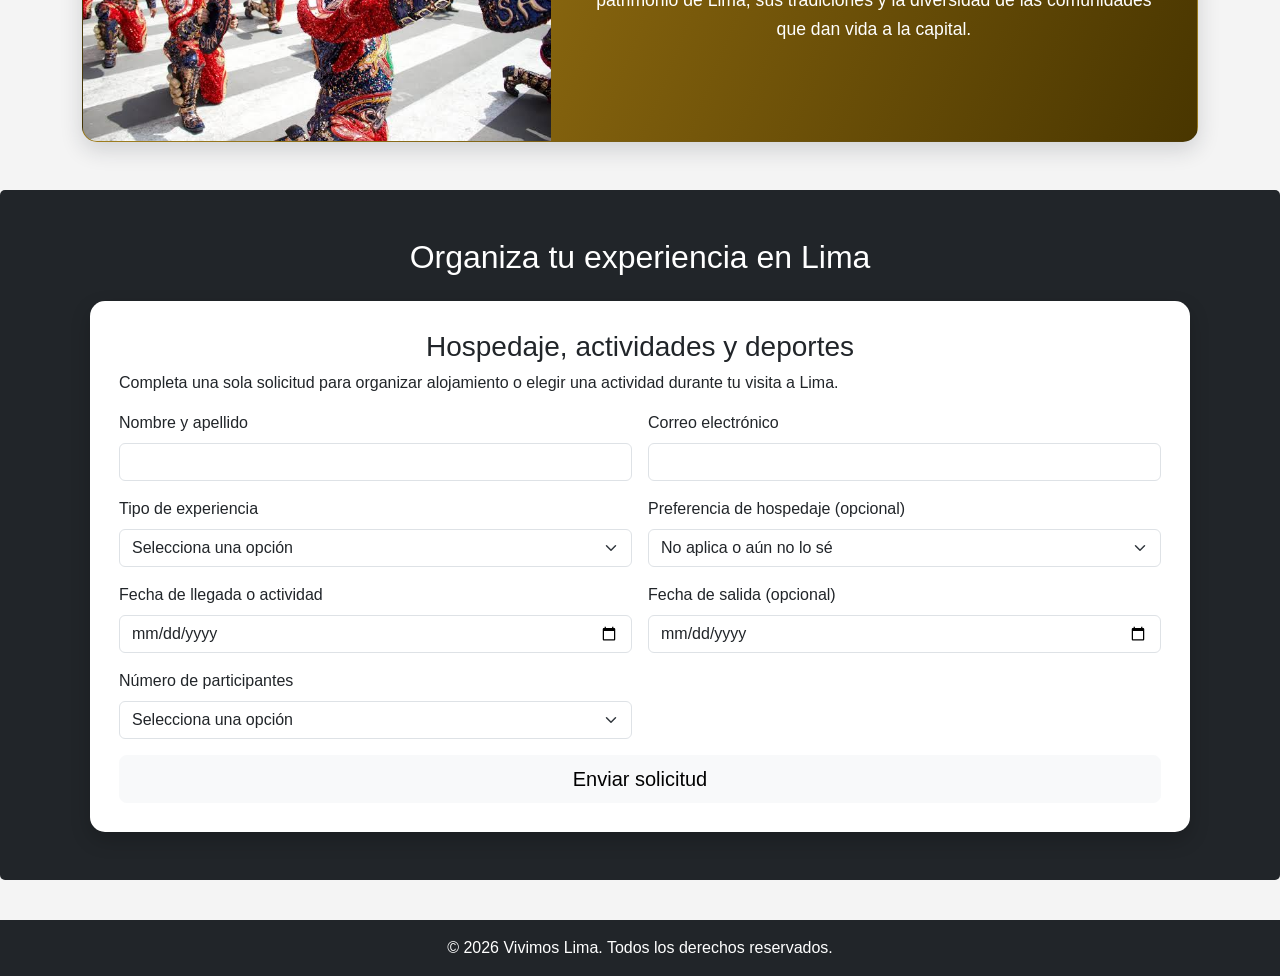
<file: nosotros.html>
<!DOCTYPE html>
<html lang="es">
<head>
    <meta charset="UTF-8">
    <meta name="viewport" content="width=device-width, initial-scale=1.0">
    <title>Vivimos Lima - Nosotros</title>
    <link rel="stylesheet" href="css/bootstrap.min.css">
    <link rel="stylesheet" href="css/styles.css">
</head>
<body>
    <header class="bg-dark text-white text-center position-relative overflow-hidden" style="min-height: 250px;">

        <img
            src="img/banner.webp"
            class="img-fluid w-100 position-absolute top-50 start-50 translate-middle opacity-50"
            alt="Banner de turismo en Lima"
            style="min-width: 100%; min-height: 100%; object-fit: cover;"
        >

        <div class="position-relative py-5" style="z-index: 2;">
            <h1 class="display-4 fw-bold">Vivimos Lima</h1>
            <p class="fs-5">Descubre la historia, la cultura y los sabores de la Ciudad de los Reyes</p>
        </div>
    </header>

    <nav class="navbar navbar-expand-lg navbar-dark bg-secondary">
        <div class="container-fluid">
            <button
                class="navbar-toggler"
                type="button"
                data-bs-toggle="collapse"
                data-bs-target="#menuNosotros"
                aria-controls="menuNosotros"
                aria-expanded="false"
                aria-label="Abrir o cerrar navegación">
                <span class="navbar-toggler-icon"></span>
            </button>
            <div class="collapse navbar-collapse justify-content-center" id="menuNosotros">
                <ul class="navbar-nav w-100 justify-content-around">
                    <li class="nav-item"><a class="nav-link fs-5 py-3 px-4" href="index.html">Inicio</a></li>
                    <li class="nav-item"><a class="nav-link active fs-5 py-3 px-4" href="nosotros.html">Nosotros</a></li>
                    <li class="nav-item"><a class="nav-link fs-5 py-3 px-4" href="puntos_interes.html">Puntos de Interés</a></li>
                    <li class="nav-item"><a class="nav-link fs-5 py-3 px-4" href="gastronomia.html">Gastronomía</a></li>
                    <li class="nav-item"><a class="nav-link fs-5 py-3 px-4" href="contacto.html">Contacto</a></li>
                </ul>
            </div>
        </div>
    </nav>

    <main class="container my-5">
        <section class="bloque-horizontal bloque-azul mb-4">
            <img src="img/lugares/plaza%20mayor.webp" class="bloque-imagen" alt="Vista de la Plaza Mayor de Lima">
            <div class="bloque-contenido">
                <h2>Historia de Lima</h2>
                <p>
                    El valle del río Rímac estuvo habitado por sociedades andinas mucho antes de la llegada de los
                    españoles. En este territorio se desarrollaron comunidades que aprovecharon sus valles y canales de
                    irrigación, entre ellas las culturas Lima e Ychsma. Sus huacas y caminos forman parte del legado
                    histórico que todavía se reconoce en distintos puntos de la ciudad.
                </p>
                <p>
                    El 18 de enero de 1535, Francisco Pizarro fundó la Ciudad de los Reyes en el lugar que hoy ocupa el
                    Centro Histórico. Durante el periodo virreinal, Lima se convirtió en un importante centro político,
                    religioso y comercial de Sudamérica. Tras la proclamación de la independencia del Perú en 1821, la
                    ciudad continuó como capital y creció hasta convertirse en la metrópoli diversa que conocemos hoy.
                </p>
            </div>
        </section>
        <section class="bloque-horizontal bloque-rojo mb-4">
            <img src="img/lugares/mision.jpg" class="bloque-imagen" alt="Imagen representativa de la misión de Vivimos Lima">
            <div class="bloque-contenido">
                <h2>Misión</h2>
                <p>
                    Acercar a visitantes y residentes a los atractivos históricos, culturales y gastronómicos de Lima
                    mediante información clara que ayude a planificar recorridos responsables y enriquecedores.
                </p>
            </div>
        </section>
        <section class="bloque-horizontal bloque-oro mb-4">
            <img src="img/lugares/vision.jpg" class="bloque-imagen" alt="Imagen representativa de la visión de Vivimos Lima">
            <div class="bloque-contenido">
                <h2>Visión</h2>
                <p>
                    Ser un portal turístico de referencia que motive a conocer y valorar el patrimonio de Lima, sus
                    tradiciones y la diversidad de las comunidades que dan vida a la capital.
                </p>
            </div>
        </section>
    </main>
    <section id="servicios-formularios" class="servicios-formularios bg-dark text-white py-5">
        <div class="container">
            <h2 class="mb-4">Organiza tu experiencia en Lima</h2>
            <section class="formulario-bloque formulario-unificado">
                <h3>Hospedaje, actividades y deportes</h3>
                <p>Completa una sola solicitud para organizar alojamiento o elegir una actividad durante tu visita a Lima.</p>
                <form action="#" method="post" class="row g-3">
                    <div class="col-md-6">
                        <label for="solicitudNombre" class="form-label">Nombre y apellido</label>
                        <input type="text" class="form-control" id="solicitudNombre" name="solicitudNombre" required>
                    </div>
                    <div class="col-md-6">
                        <label for="solicitudCorreo" class="form-label">Correo electrónico</label>
                        <input type="email" class="form-control" id="solicitudCorreo" name="solicitudCorreo" required>
                    </div>
                    <div class="col-md-6">
                        <label for="tipoExperiencia" class="form-label">Tipo de experiencia</label>
                        <select class="form-select" id="tipoExperiencia" name="tipoExperiencia" required>
                            <option value="">Selecciona una opción</option>
                            <option value="hospedaje">Hospedaje</option>
                            <option value="barranco">Diversión y cultura en Barranco</option>
                            <option value="ciclismo">Ciclismo por el malecón</option>
                            <option value="parapente">Parapente y aventura</option>
                        </select>
                    </div>
                    <div class="col-md-6">
                        <label for="preferenciaHospedaje" class="form-label">Preferencia de hospedaje (opcional)</label>
                        <select class="form-select" id="preferenciaHospedaje" name="preferenciaHospedaje">
                            <option value="">No aplica o aún no lo sé</option>
                            <option value="hotel">Hotel</option>
                            <option value="hostal">Hostal</option>
                            <option value="familiar">Alojamiento familiar</option>
                        </select>
                    </div>
                    <div class="col-md-6">
                        <label for="fechaInicioExperiencia" class="form-label">Fecha de llegada o actividad</label>
                        <input type="date" class="form-control" id="fechaInicioExperiencia" name="fechaInicioExperiencia" required>
                    </div>
                    <div class="col-md-6">
                        <label for="fechaFinExperiencia" class="form-label">Fecha de salida (opcional)</label>
                        <input type="date" class="form-control" id="fechaFinExperiencia" name="fechaFinExperiencia">
                    </div>
                    <div class="col-md-6">
                        <label for="participantesExperiencia" class="form-label">Número de participantes</label>
                        <select class="form-select" id="participantesExperiencia" name="participantesExperiencia" required>
                            <option value="">Selecciona una opción</option>
                            <option value="1">1 persona</option>
                            <option value="2-4">2 a 4 personas</option>
                            <option value="5+">5 o más personas</option>
                        </select>
                    </div>
                    <div class="col-12">
                        <button type="submit" class="btn btn-light btn-lg w-100">Enviar solicitud</button>
                    </div>
                </form>
            </section>
        </div>
    </section>

    <footer class="bg-dark text-white text-center py-3">
            <p class="mb-0">© 2026 Vivimos Lima. Todos los derechos reservados.</p>
    </footer>
    <script src="js/bootstrap.bundle.min.js"></script>
</body>
</html>
</file>
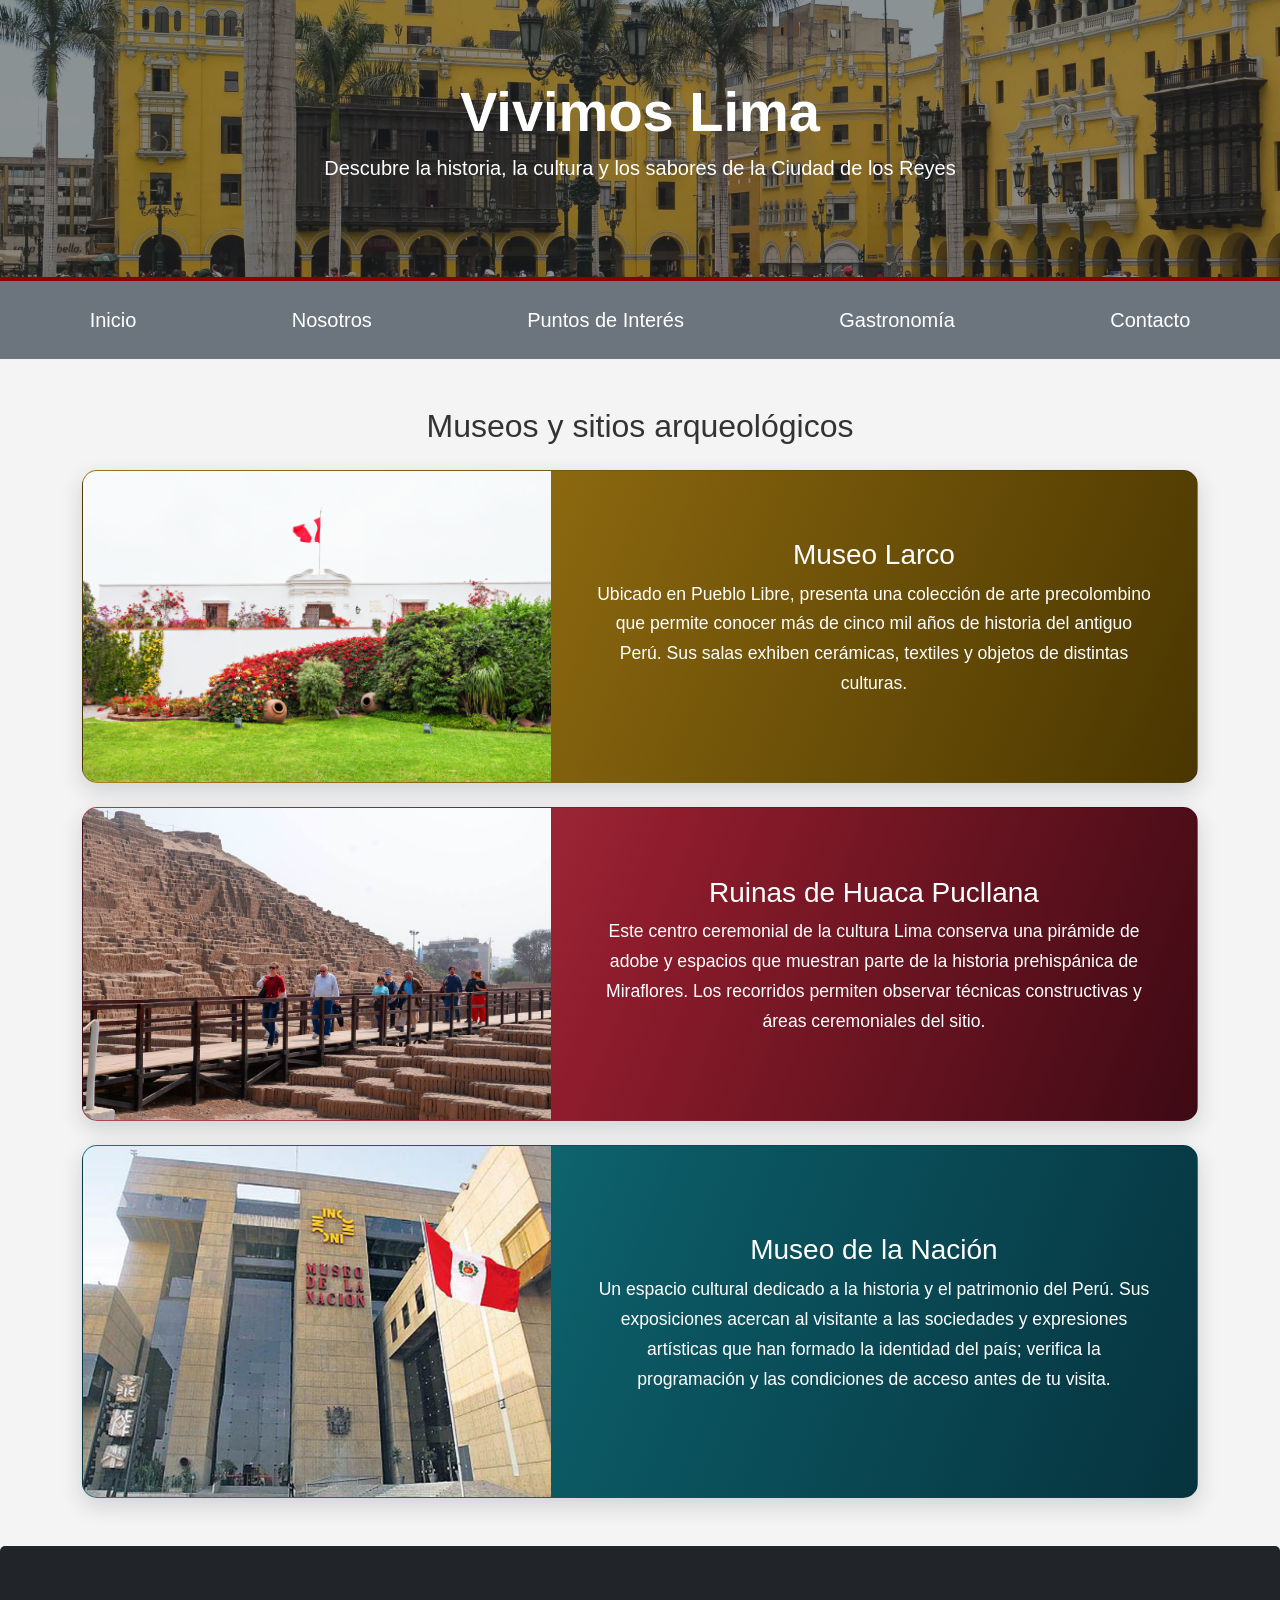
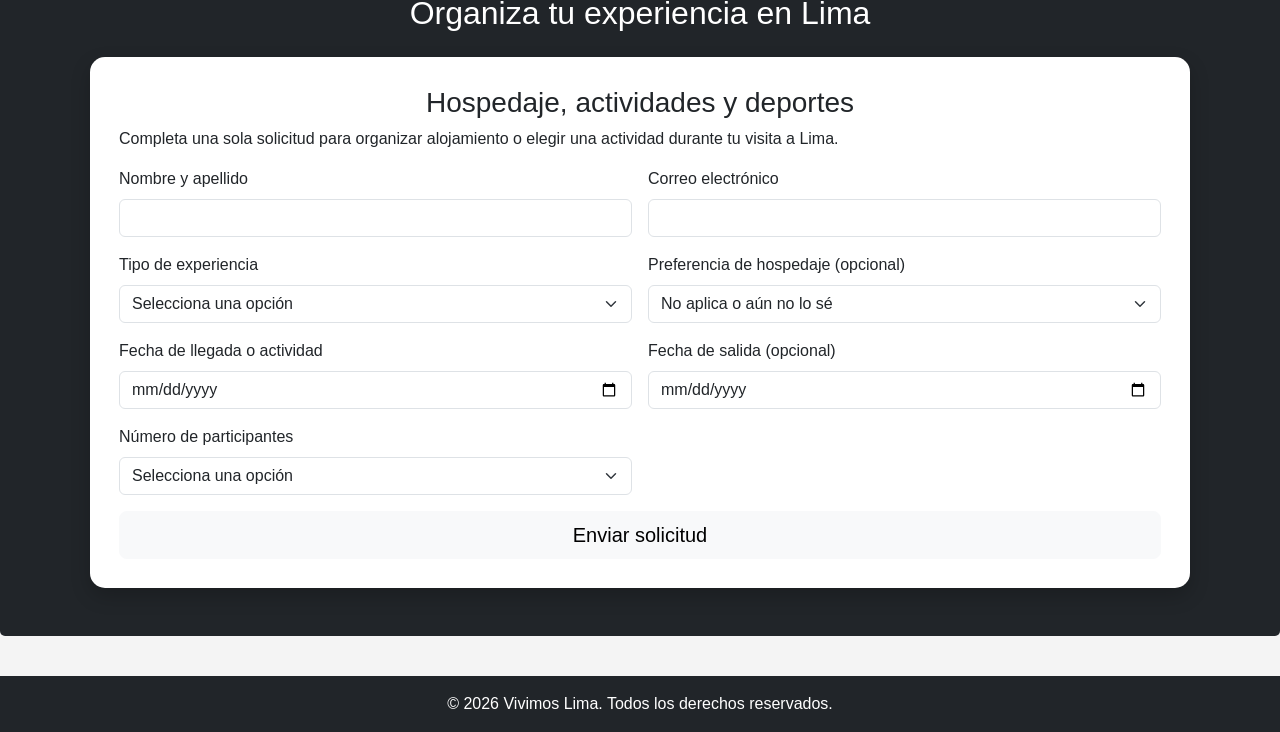
<file: puntos_interes.html>
<!DOCTYPE html>
<html lang="es">
<head>
    <meta charset="UTF-8">
    <meta name="viewport" content="width=device-width, initial-scale=1.0">
    <title>Vivimos Lima - Puntos de Interés</title>
    <link rel="stylesheet" href="css/bootstrap.min.css">
    <link rel="stylesheet" href="css/styles.css">
</head>
<body>
    <header class="bg-dark text-white text-center position-relative overflow-hidden" style="min-height: 250px;">

        <img
            src="img/banner.webp"
            class="img-fluid w-100 position-absolute top-50 start-50 translate-middle opacity-50"
            alt="Banner de turismo en Lima"
            style="min-width: 100%; min-height: 100%; object-fit: cover;"
        >

        <div class="position-relative py-5" style="z-index: 2;">
            <h1 class="display-4 fw-bold">Vivimos Lima</h1>
            <p class="fs-5">Descubre la historia, la cultura y los sabores de la Ciudad de los Reyes</p>
        </div>
    </header>

    <nav class="navbar navbar-expand-lg navbar-dark bg-secondary">
        <div class="container-fluid">
            <button
                class="navbar-toggler"
                type="button"
                data-bs-toggle="collapse"
                data-bs-target="#menuPuntosInteres"
                aria-controls="menuPuntosInteres"
                aria-expanded="false"
                aria-label="Abrir o cerrar navegación">
                <span class="navbar-toggler-icon"></span>
            </button>
            <div class="collapse navbar-collapse justify-content-center" id="menuPuntosInteres">
                <ul class="navbar-nav w-100 justify-content-around">
                    <li class="nav-item"><a class="nav-link fs-5 py-3 px-4" href="index.html">Inicio</a></li>
                    <li class="nav-item"><a class="nav-link fs-5 py-3 px-4" href="nosotros.html">Nosotros</a></li>
                    <li class="nav-item"><a class="nav-link active fs-5 py-3 px-4" href="puntos_interes.html">Puntos de Interés</a></li>
                    <li class="nav-item"><a class="nav-link fs-5 py-3 px-4" href="gastronomia.html">Gastronomía</a></li>
                    <li class="nav-item"><a class="nav-link fs-5 py-3 px-4" href="contacto.html">Contacto</a></li>
                </ul>
            </div>
        </div>
    </nav>

    <main class="container my-5">
        <h2 class="mb-4">Museos y sitios arqueológicos</h2>
        <section class="bloque-horizontal bloque-oro mb-4">
            <img src="img/lugares/museolarco.jpg" class="bloque-imagen" alt="Museo Larco en Pueblo Libre">
            <div class="bloque-contenido">
                <h3>Museo Larco</h3>
                <p>
                    Ubicado en Pueblo Libre, presenta una colección de arte precolombino que permite conocer más de
                    cinco mil años de historia del antiguo Perú. Sus salas exhiben cerámicas, textiles y objetos de
                    distintas culturas.
                </p>
            </div>
        </section>
        <section class="bloque-horizontal bloque-rojo mb-4">
            <img src="img/lugares/huaca.jpg" class="bloque-imagen" alt="Ruinas de Huaca Pucllana en Miraflores">
            <div class="bloque-contenido">
                <h3>Ruinas de Huaca Pucllana</h3>
                <p>
                    Este centro ceremonial de la cultura Lima conserva una pirámide de adobe y espacios que muestran
                    parte de la historia prehispánica de Miraflores. Los recorridos permiten observar técnicas
                    constructivas y áreas ceremoniales del sitio.
                </p>
            </div>
        </section>
        <section class="bloque-horizontal bloque-turquesa mb-4">
            <img src="img/lugares/museonacion.avif" class="bloque-imagen" alt="Museo de la Nación">
            <div class="bloque-contenido">
                <h3>Museo de la Nación</h3>
                <p>
                    Un espacio cultural dedicado a la historia y el patrimonio del Perú. Sus exposiciones acercan al
                    visitante a las sociedades y expresiones artísticas que han formado la identidad del país; verifica
                    la programación y las condiciones de acceso antes de tu visita.
                </p>
            </div>
        </section>
    </main>
    <section id="servicios-formularios" class="servicios-formularios bg-dark text-white py-5">
        <div class="container">
            <h2 class="mb-4">Organiza tu experiencia en Lima</h2>
            <section class="formulario-bloque formulario-unificado">
                <h3>Hospedaje, actividades y deportes</h3>
                <p>Completa una sola solicitud para organizar alojamiento o elegir una actividad durante tu visita a Lima.</p>
                <form action="#" method="post" class="row g-3">
                    <div class="col-md-6">
                        <label for="solicitudNombre" class="form-label">Nombre y apellido</label>
                        <input type="text" class="form-control" id="solicitudNombre" name="solicitudNombre" required>
                    </div>
                    <div class="col-md-6">
                        <label for="solicitudCorreo" class="form-label">Correo electrónico</label>
                        <input type="email" class="form-control" id="solicitudCorreo" name="solicitudCorreo" required>
                    </div>
                    <div class="col-md-6">
                        <label for="tipoExperiencia" class="form-label">Tipo de experiencia</label>
                        <select class="form-select" id="tipoExperiencia" name="tipoExperiencia" required>
                            <option value="">Selecciona una opción</option>
                            <option value="hospedaje">Hospedaje</option>
                            <option value="barranco">Diversión y cultura en Barranco</option>
                            <option value="ciclismo">Ciclismo por el malecón</option>
                            <option value="parapente">Parapente y aventura</option>
                        </select>
                    </div>
                    <div class="col-md-6">
                        <label for="preferenciaHospedaje" class="form-label">Preferencia de hospedaje (opcional)</label>
                        <select class="form-select" id="preferenciaHospedaje" name="preferenciaHospedaje">
                            <option value="">No aplica o aún no lo sé</option>
                            <option value="hotel">Hotel</option>
                            <option value="hostal">Hostal</option>
                            <option value="familiar">Alojamiento familiar</option>
                        </select>
                    </div>
                    <div class="col-md-6">
                        <label for="fechaInicioExperiencia" class="form-label">Fecha de llegada o actividad</label>
                        <input type="date" class="form-control" id="fechaInicioExperiencia" name="fechaInicioExperiencia" required>
                    </div>
                    <div class="col-md-6">
                        <label for="fechaFinExperiencia" class="form-label">Fecha de salida (opcional)</label>
                        <input type="date" class="form-control" id="fechaFinExperiencia" name="fechaFinExperiencia">
                    </div>
                    <div class="col-md-6">
                        <label for="participantesExperiencia" class="form-label">Número de participantes</label>
                        <select class="form-select" id="participantesExperiencia" name="participantesExperiencia" required>
                            <option value="">Selecciona una opción</option>
                            <option value="1">1 persona</option>
                            <option value="2-4">2 a 4 personas</option>
                            <option value="5+">5 o más personas</option>
                        </select>
                    </div>
                    <div class="col-12">
                        <button type="submit" class="btn btn-light btn-lg w-100">Enviar solicitud</button>
                    </div>
                </form>
            </section>
        </div>
    </section>

    <footer class="bg-dark text-white text-center py-3">
            <p class="mb-0">© 2026 Vivimos Lima. Todos los derechos reservados.</p>
    </footer>
    <script src="js/bootstrap.bundle.min.js"></script>
</body>
</html>
</file>
<file: css/styles.css>
/* Estilos generales */
body {
    font-family: Arial, sans-serif;
    background-color: #f4f4f4;
    color: #333333;
}

h2,
h3 {
    text-align: center !important;
}

a {
    color: #8b0000;
}

/* Navegación principal */
.navbar-nav {
    display: flex !important;
    flex-direction: row !important;
    list-style: none;
    padding-left: 0;
    margin: 0;
}

/* Encabezado y enlaces de navegación */
header {
    background-color: #1a1a1a;
    padding-top: 30px;
    padding-bottom: 30px;
    border-bottom: 4px solid #8b0000;
}

nav {
    background-color: #2c3e50;
    box-sizing: border-box;
}

.navbar-nav .nav-link {
    color: #ffffff !important;
    padding: 10px 15px;
}

.navbar-nav .nav-link:hover {
    color: #f1c40f !important;
    background-color: #34495e;
}

section {
    background-color: #ffffff;
    padding: 25px;
    margin-bottom: 20px;
    border-radius: 5px;
    box-sizing: border-box;
}

/* Bloques horizontales con degradados */
.bloque-horizontal {
    display: flex;
    flex-wrap: nowrap;
    align-items: stretch;
    min-height: 300px;
    overflow: hidden;
    padding: 0;
    border: 1px solid rgba(28, 40, 52, 0.12);
    border-radius: 15px;
    box-shadow: 0 8px 22px rgba(24, 32, 42, 0.16);
    color: #ffffff;
}

.bloque-rojo {
    background: linear-gradient(112deg, #c54d59 0%, #8f1c2c 48%, #3d0a14 100%);
}

.bloque-azul {
    background: linear-gradient(112deg, #3677a6 0%, #174a72 48%, #0b243d 100%);
}

.bloque-turquesa {
    background: linear-gradient(112deg, #198b91 0%, #0b5964 48%, #06333e 100%);
}

.bloque-oro {
    background: linear-gradient(112deg, #b18a1c 0%, #81600d 48%, #493600 100%);
}

.bloque-imagen {
    display: block;
    flex: 0 0 42%;
    width: 42%;
    min-height: 300px;
    object-fit: cover;
    object-position: center;
}

.bloque-contenido {
    display: flex;
    flex: 1 1 58%;
    flex-direction: column;
    justify-content: center;
    align-items: center;
    padding: 32px 42px;
    text-align: center;
}

.bloque-contenido h2,
.bloque-contenido h3,
.bloque-solo-texto h2,
.bloque-solo-texto h3 {
    color: #ffffff;
}

.bloque-contenido p,
.bloque-solo-texto p {
    max-width: 850px;
    font-size: 1.1rem;
    line-height: 1.7;
}

.bloque-solo-texto {
    display: flex;
    flex-direction: column;
    justify-content: center;
    align-items: center;
    padding: 36px 48px;
    text-align: center;
}

.bloque-detalles {
    width: 100%;
    margin-top: 18px;
    padding: 16px 20px;
    border-radius: 12px;
    background-color: rgba(255, 255, 255, 0.94);
    color: #212529;
    text-align: left;
}

.bloque-detalles ul {
    margin: 0;
    padding-left: 22px;
}

.bloque-detalles li {
    margin-bottom: 6px;
}

.bloque-detalles li:last-child {
    margin-bottom: 0;
}

.btn-flecha {
    display: inline-flex;
    width: 48px;
    height: 48px;
    justify-content: center;
    align-items: center;
    margin-top: 4px;
    padding: 0;
    border: 0;
    border-radius: 50%;
    background-color: #6c757d;
    color: #ffffff;
    font-size: 2rem;
    line-height: 1;
    transform: rotate(90deg);
    transition: none;
}

.btn-flecha:hover {
    background-color: #495057;
    color: #ffffff;
}

.btn-flecha[aria-expanded="true"] {
    transform: rotate(-90deg);
}

/* Portada de bienvenida de la Ciudad de los Reyes */
.bienvenida-ciudad {
    overflow: hidden;
    padding: 0;
    border: 1px solid rgba(28, 40, 52, 0.12);
    border-radius: 15px;
    background-color: #f1f3f5;
    box-shadow: 0 8px 22px rgba(24, 32, 42, 0.16);
}

.bienvenida-portada {
    position: relative;
    display: flex;
    min-height: 390px;
    justify-content: center;
    align-items: center;
    overflow: hidden;
    padding: 36px;
    background-color: #17202a;
}

.bienvenida-portada::after {
    position: absolute;
    inset: 0;
    background-color: rgba(10, 22, 36, 0.35);
    content: "";
}

.bienvenida-imagen {
    position: absolute;
    inset: 0;
    width: 100%;
    height: 100%;
    object-fit: cover;
    object-position: center;
}

.bienvenida-portada h2 {
    position: relative;
    z-index: 1;
    max-width: 1000px;
    margin: 0;
    padding: 22px 34px;
    color: #ffffff;
    font-size: 3.8rem;
    text-align: center;
    text-shadow: 0 2px 8px rgba(0, 0, 0, 0.35);
}

.bienvenida-texto {
    padding: 28px 40px;
    background-color: #f1f3f5;
    color: #69727c;
    text-align: center;
}

.bienvenida-texto p {
    max-width: 1000px;
    margin: 0 auto 14px;
    font-size: 1.1rem;
    line-height: 1.75;
}

.bienvenida-texto p:last-child {
    margin-bottom: 0;
}

.contacto-bloque {
    display: block;
}

.contacto-bloque form {
    max-width: 760px;
    margin: 0 auto;
    text-align: left;
}

/* Sección de formularios gris */
.servicios-formularios {
    min-height: 35vh;
    display: flex;
    align-items: center;
}

.servicios-formularios section {
    background-color: transparent;
}

.formulario-bloque {
    padding: 28px;
    border: 1px solid rgba(255, 255, 255, 0.22);
    border-radius: 15px;
    background-color: #ffffff !important;
    box-shadow: 0 8px 20px rgba(0, 0, 0, 0.2);
    color: #212529;
}

.formulario-bloque h3 {
    color: #212529;
}

.formulario-unificado {
    width: 100%;
    max-width: 1100px;
    margin: 0 auto;
}

/* Carruseles gastronómicos */
.galeria-gastronomica {
    width: 100%;
    max-width: 1480px;
    padding: 0;
    margin: 0 auto;
    background-color: transparent;
}

.galeria-carousel {
    padding: 0;
    margin: 0 42px;
    overflow: visible;
}

.galeria-carousel .carousel-inner {
    overflow: hidden;
    border: 1px solid rgba(35, 42, 52, 0.18);
    border-radius: 22px;
    background-color: #ffffff;
    box-shadow: 0 8px 22px rgba(24, 32, 42, 0.14);
}

.galeria-slide {
    display: flex;
    flex-wrap: nowrap;
    min-height: 360px;
    background-color: #ffffff;
}

.galeria-foto {
    position: relative;
    flex: 0 0 45%;
    max-width: 45%;
    overflow: hidden;
}

.galeria-carousel .galeria-foto img {
    display: block;
    width: 100%;
    height: 360px;
    object-fit: cover;
    object-position: center;
}

.galeria-foto::after {
    position: absolute;
    inset: 0;
    content: "";
    pointer-events: none;
}

.galeria-info {
    flex: 0 0 55%;
    max-width: 55%;
    min-height: 360px;
    display: flex;
    flex-direction: column;
    justify-content: center;
    align-items: center;
    padding: 24px 56px;
    color: #ffffff;
    text-align: center;
}

.galeria-info h3 {
    margin-bottom: 16px;
    color: #ffffff;
    font-size: 1.8rem;
    font-weight: 700;
}

.galeria-info p {
    max-width: 32rem;
    margin-bottom: 0;
    font-size: 1.15rem;
    line-height: 1.65;
}

.galeria-carousel-comida .galeria-info {
    background: linear-gradient(112deg, #f3b4ba 0%, #c43c4d 32%, #a51f31 68%, #520b18 100%);
}

.galeria-carousel-comida .galeria-foto::after {
    background: linear-gradient(to right, transparent 55%, rgba(196, 60, 77, 0.35) 80%, rgba(196, 60, 77, 0.95) 100%);
}

.galeria-carousel-bebidas .galeria-info {
    background: linear-gradient(112deg, #b6e2f4 0%, #37a9d6 32%, #087eae 68%, #073957 100%);
}

.galeria-carousel-bebidas .galeria-foto::after {
    background: linear-gradient(to right, transparent 55%, rgba(8, 126, 174, 0.35) 80%, rgba(8, 126, 174, 0.95) 100%);
}

.galeria-carousel-postres .galeria-info {
    background: linear-gradient(112deg, #fff1a6 0%, #e7c529 32%, #c49b00 68%, #604800 100%);
}

.galeria-carousel-postres .galeria-foto::after {
    background: linear-gradient(to right, transparent 55%, rgba(196, 155, 0, 0.35) 80%, rgba(196, 155, 0, 0.95) 100%);
}

.galeria-carousel .carousel-control-prev,
.galeria-carousel .carousel-control-next {
    top: 50%;
    bottom: auto;
    width: 38px;
    height: 54px;
    border-radius: 12px;
    background-color: rgba(33, 37, 41, 0.74);
    opacity: 0.9;
    transform: translateY(-50%);
}

.galeria-carousel .carousel-control-prev {
    left: -42px;
}

.galeria-carousel .carousel-control-next {
    right: -42px;
}

/* Diseño adaptable */
@media (max-width: 1199.98px) {
    .bloque-contenido {
        padding: 26px 30px;
    }

    .bloque-imagen {
        flex-basis: 40%;
        width: 40%;
    }

    .galeria-carousel {
        margin-right: 34px;
        margin-left: 34px;
    }

    .galeria-slide {
        min-height: 340px;
    }

    .galeria-carousel .galeria-foto img {
        height: 340px;
    }

    .galeria-foto {
        flex-basis: 45%;
        max-width: 45%;
    }

    .galeria-info {
        flex-basis: 55%;
        max-width: 55%;
        min-height: 340px;
        padding: 20px 36px;
    }
}

@media (max-width: 575.98px) {
    .bienvenida-portada {
        min-height: 280px;
        padding: 22px;
    }

    .bienvenida-portada h2 {
        padding: 18px 20px;
        font-size: 2.2rem;
    }

    .bienvenida-texto {
        padding: 22px;
    }

    .bienvenida-texto p {
        font-size: 1rem;
    }

    .bloque-horizontal {
        min-height: 260px;
    }

    .bloque-imagen {
        flex-basis: 36%;
        width: 36%;
        min-height: 260px;
    }

    .bloque-contenido {
        flex-basis: 64%;
        padding: 20px 14px;
    }

    .bloque-contenido h2,
    .bloque-solo-texto h2 {
        font-size: 1.4rem;
    }

    .bloque-contenido h3,
    .bloque-solo-texto h3 {
        font-size: 1.2rem;
    }

    .bloque-contenido p,
    .bloque-solo-texto p {
        font-size: 0.95rem;
        line-height: 1.5;
    }

    .bloque-solo-texto {
        padding: 26px 20px;
    }

    .galeria-carousel {
        margin-right: 28px;
        margin-left: 28px;
    }

    .galeria-slide {
        min-height: 300px;
    }

    .galeria-foto {
        flex-basis: 40%;
        max-width: 40%;
    }

    .galeria-carousel .galeria-foto img {
        height: 300px;
    }

    .galeria-info {
        flex-basis: 60%;
        max-width: 60%;
        min-height: 300px;
        padding: 14px 22px;
    }

    .galeria-info h3 {
        font-size: 1.4rem;
    }

    .galeria-info p {
        font-size: 1rem;
    }

    .galeria-carousel .carousel-control-prev,
    .galeria-carousel .carousel-control-next {
        width: 28px;
        height: 46px;
    }

    .galeria-carousel .carousel-control-prev {
        left: -30px;
    }

    .galeria-carousel .carousel-control-next {
        right: -30px;
    }
}

/* Pie de página */
footer {
    background-color: #1a1a1a;
    padding-top: 20px;
    padding-bottom: 20px;
    margin-top: 40px;
}
</file>
